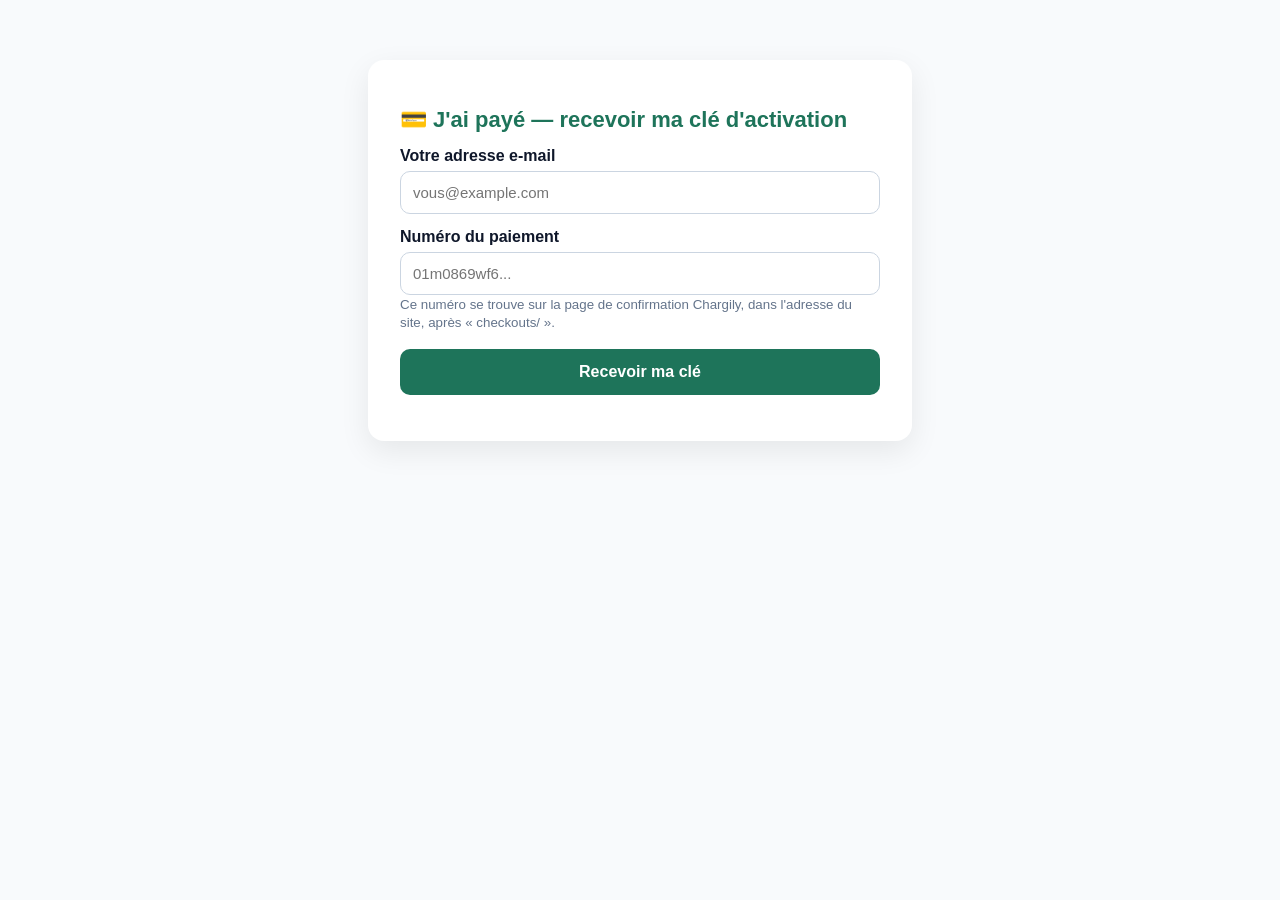
<file: static/claim.html>
<!doctype html>
<html lang="fr"><head><meta charset="utf-8"><meta name="viewport" content="width=device-width, initial-scale=1">
<title>SiraPro — Recevoir ma clé</title>
<style>body{font-family:Segoe UI,Arial;margin:0;background:#f8fafc;color:#0f172a}
.card{max-width:480px;margin:60px auto;background:#fff;border-radius:16px;padding:32px;box-shadow:0 10px 30px rgba(0,0,0,.08)}
h1{font-size:22px;color:#1e745a}label{display:block;margin:14px 0 6px;font-weight:600}
input{width:100%;padding:12px;border:1px solid #cbd5e1;border-radius:10px;font-size:15px;box-sizing:border-box}
button{margin-top:18px;width:100%;padding:14px;background:#1e745a;color:#fff;border:0;border-radius:10px;font-size:16px;font-weight:700;cursor:pointer}
.msg{margin-top:14px;font-weight:600}.ok{color:#1e745a}.err{color:#dc2626}small{color:#64748b}</style>
<!-- Meta Pixel Code (PIXEL:injected) -->
<script>
!function(f,b,e,v,n,t,s)
{if(f.fbq)return;n=f._fbq=f._fbq||[];n.callMethod?
n.callMethod.apply(n,arguments):n.queue.push(arguments)};
if(!f._fbq)f._fbq=n;
n.push=n;n.loaded=!0;n.version='2.0';n.queue=[];t=b.createElement(e);t.async=!0;
t.src=v;s=b.getElementsByTagName(e)[0];s.parentNode.insertBefore(t,s)}
(window,document,'script','https://connect.facebook.net/en_US/fbevents.js');
fbq('init', '1234567890123456');
fbq('track', 'PageView');
</script>
<!-- End Meta Pixel Code -->
</head>
<body><div class="card">
<h1>💳 J'ai payé — recevoir ma clé d'activation</h1>
<label>Votre adresse e-mail</label>
<input id="email" type="email" placeholder="vous@example.com">
<label>Numéro du paiement</label>
<input id="cid" placeholder="01m0869wf6...">
<small>Ce numéro se trouve sur la page de confirmation Chargily, dans l'adresse du site, après « checkouts/ ».</small>
<button onclick="claim()">Recevoir ma clé</button>
<div id="msg" class="msg"></div>
</div>
<script>
async function claim(){
  const msg=document.getElementById('msg');
  msg.textContent='Envoi...';msg.className='msg';
  try{
    const r=await fetch('/api/claim_license',{method:'POST',headers:{'Content-Type':'application/json'},
      body:JSON.stringify({email:document.getElementById('email').value,checkout_id:document.getElementById('cid').value.trim()})});
    const j=await r.json();
    if(r.ok){msg.textContent='✅ Votre clé a été envoyée par e-mail ! (vérifiez les spams)';msg.className='msg ok';if(window.fbq){fbq('track','Lead');fbq('track','Purchase',{currency:'DZD'});}}
    else{msg.textContent='❌ '+(j.error==='payment_not_found'?'Paiement introuvable. Vérifiez le numéro ou contactez-nous.':'Erreur : '+j.error);msg.className='msg err';}
  }catch(e){msg.textContent='❌ Erreur réseau : '+e;msg.className='msg err';}
}
</script></body></html>
</file>
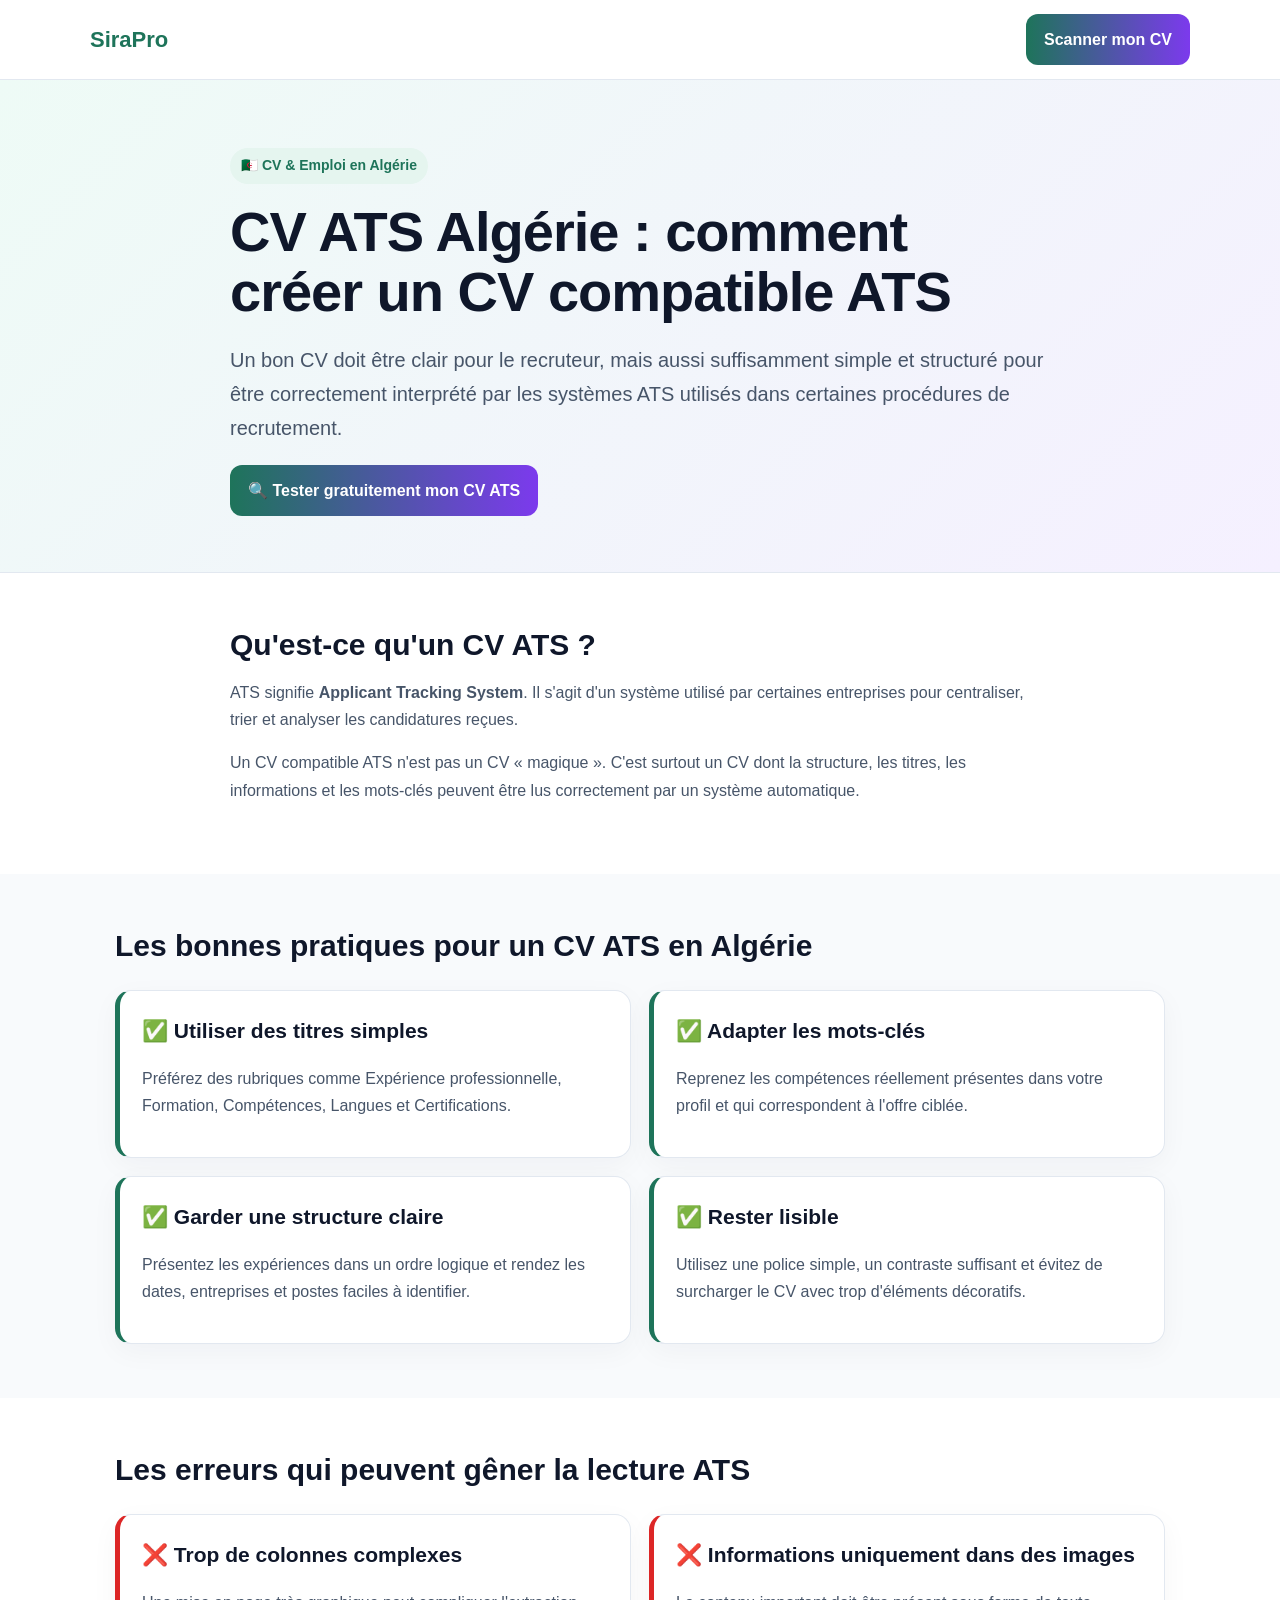
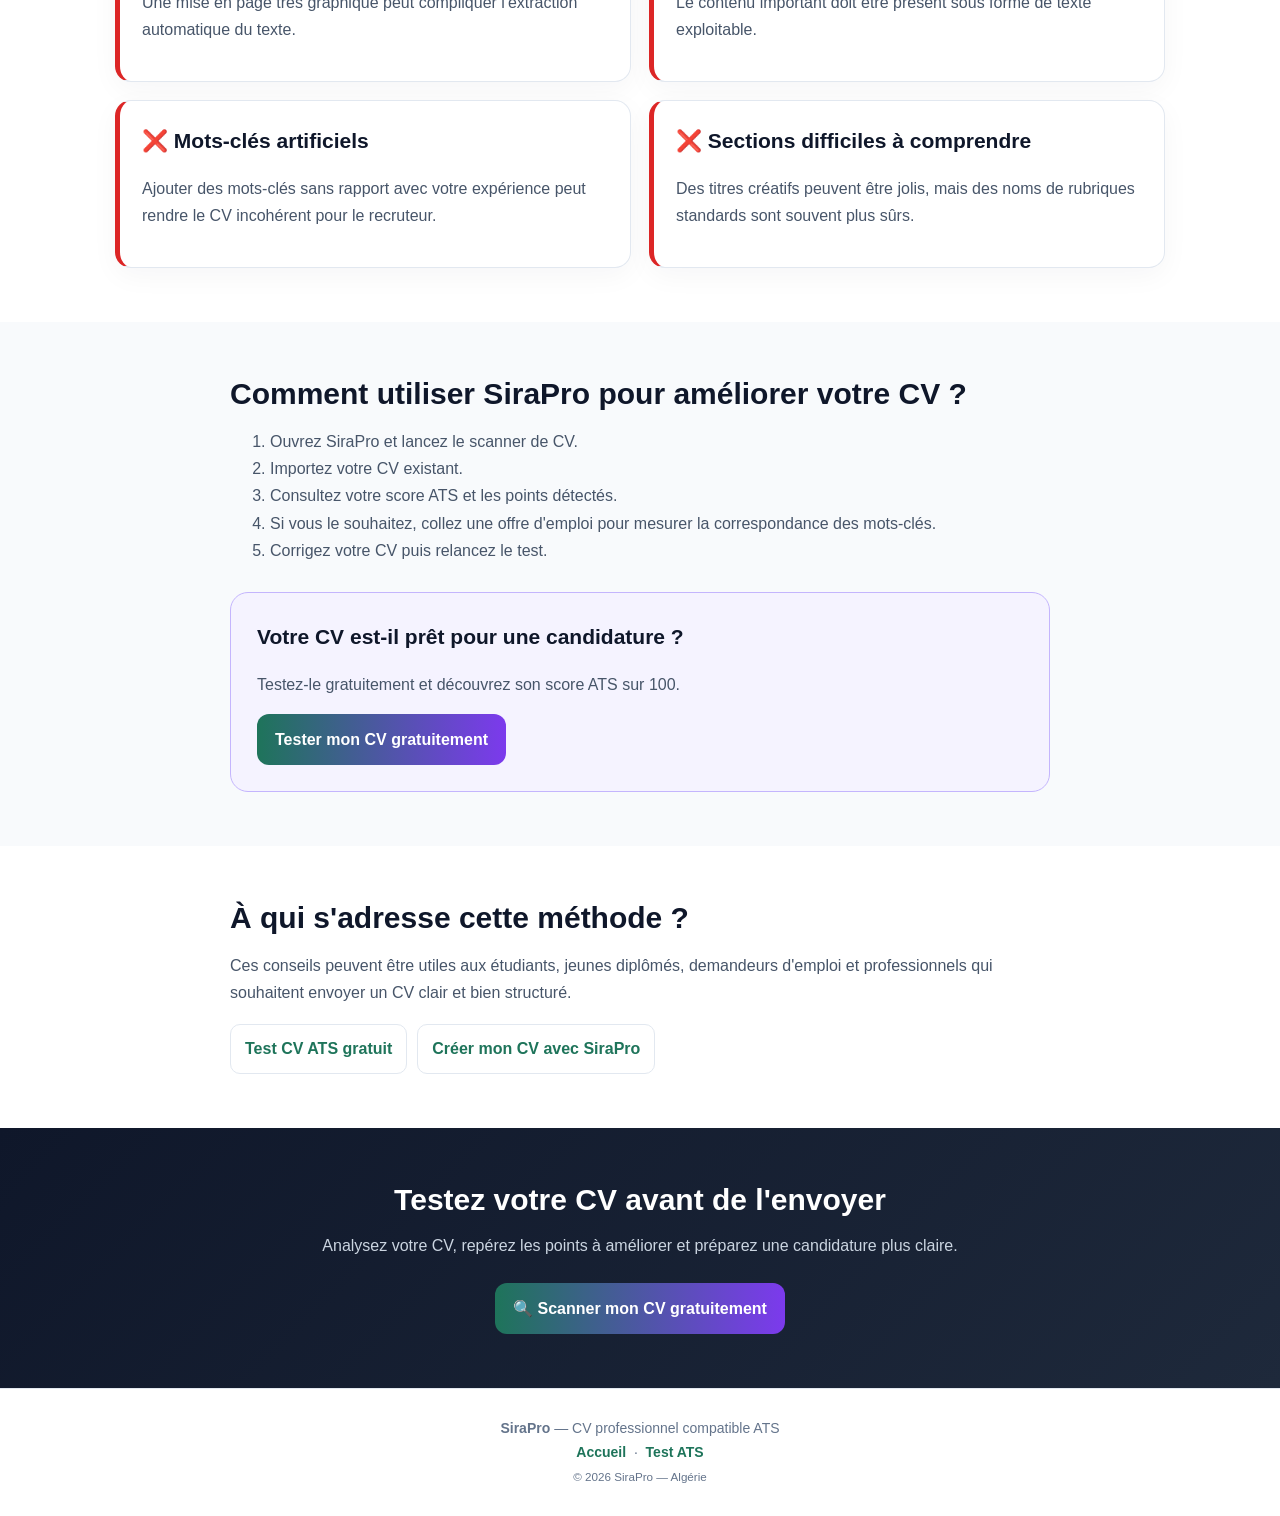
<file: static/cv-ats-algerie.html>
<!doctype html>
<html lang="fr" dir="ltr">
<head>
  <meta charset="utf-8">
  <meta name="viewport" content="width=device-width,initial-scale=1">

  <title>CV ATS Algérie : Créer un CV Compatible ATS | SiraPro</title>
  <meta name="description" content="Découvrez comment créer un CV compatible ATS en Algérie. Conseils pratiques, erreurs à éviter et accès au test CV ATS gratuit de SiraPro.">
  <meta name="robots" content="index,follow,max-image-preview:large">
  <link rel="canonical" href="https://sirapro.onrender.com/cv-ats-algerie.html">

  <meta property="og:type" content="article">
  <meta property="og:locale" content="fr_DZ">
  <meta property="og:site_name" content="SiraPro">
  <meta property="og:title" content="CV ATS Algérie : Créer un CV Compatible ATS | SiraPro">
  <meta property="og:description" content="Conseils pratiques pour créer un CV clair, lisible et compatible ATS en Algérie.">
  <meta property="og:url" content="https://sirapro.onrender.com/cv-ats-algerie.html">

  <meta name="twitter:card" content="summary">
  <meta name="twitter:title" content="CV ATS Algérie | SiraPro">
  <meta name="twitter:description" content="Créez un CV plus lisible pour les systèmes ATS et testez gratuitement votre score.">

  <script type="application/ld+json">
  {
    "@context": "https://schema.org",
    "@type": "Article",
    "headline": "CV ATS Algérie : comment créer un CV compatible ATS",
    "description": "Conseils pratiques pour créer un CV compatible ATS en Algérie.",
    "inLanguage": "fr-DZ",
    "mainEntityOfPage": "https://sirapro.onrender.com/cv-ats-algerie.html",
    "publisher": {
      "@type": "Organization",
      "name": "SiraPro",
      "url": "https://sirapro.onrender.com/"
    }
  }
  </script>

  <style>
    :root{
      --green:#1e745a;
      --purple:#7c3aed;
      --ink:#0f172a;
      --muted:#64748b;
      --line:#e2e8f0;
      --soft:#f8fafc;
      --white:#fff;
    }
    *{box-sizing:border-box}
    body{
      margin:0;
      font-family:Arial,Helvetica,sans-serif;
      color:var(--ink);
      background:#fff;
      line-height:1.7;
    }
    a{text-decoration:none}
    .topbar{
      position:sticky;top:0;z-index:20;
      display:flex;justify-content:space-between;align-items:center;gap:16px;
      padding:14px max(18px,calc((100% - 1100px)/2));
      background:rgba(255,255,255,.96);
      border-bottom:1px solid var(--line);
      backdrop-filter:blur(8px);
    }
    .brand{font-size:22px;font-weight:900;color:var(--green)}
    .btn{
      display:inline-block;
      padding:12px 18px;
      border-radius:12px;
      color:#fff;
      font-weight:800;
      background:linear-gradient(90deg,var(--green),var(--purple));
    }
    .hero{
      padding:68px 20px 56px;
      background:linear-gradient(135deg,#eefbf6 0%,#f5f0ff 100%);
      border-bottom:1px solid var(--line);
    }
    .wrap{max-width:1050px;margin:0 auto}
    .content{max-width:820px}
    .badge{
      display:inline-block;
      padding:6px 11px;
      border-radius:999px;
      background:#e5f5ef;
      color:var(--green);
      font-weight:800;
      font-size:14px;
    }
    h1{
      font-size:clamp(34px,6vw,56px);
      line-height:1.08;
      margin:18px 0;
      letter-spacing:-1px;
    }
    h2{font-size:30px;line-height:1.2;margin:0 0 14px}
    h3{font-size:21px;margin:0 0 8px}
    .lead{font-size:20px;color:#334155}
    section{padding:54px 20px}
    .alt{background:var(--soft)}
    .cards{
      display:grid;
      grid-template-columns:repeat(2,1fr);
      gap:18px;
      margin-top:26px;
    }
    .card{
      padding:22px;
      border:1px solid var(--line);
      border-radius:16px;
      background:#fff;
      box-shadow:0 8px 28px rgba(15,23,42,.04);
    }
    .card p,.content p,.content li{color:#475569}
    .good{border-left:5px solid var(--green)}
    .bad{border-left:5px solid #dc2626}
    ul{padding-left:22px}
    .cta-box{
      border:1px solid #c4b5fd;
      background:#f5f3ff;
      border-radius:18px;
      padding:26px;
      margin-top:28px;
    }
    .related{
      display:flex;
      flex-wrap:wrap;
      gap:10px;
      margin-top:18px;
    }
    .related a{
      padding:10px 14px;
      border:1px solid var(--line);
      border-radius:10px;
      color:var(--green);
      font-weight:700;
      background:#fff;
    }
    .final{
      text-align:center;
      color:#fff;
      background:linear-gradient(135deg,#0f172a,#1e293b);
    }
    .final p{color:#cbd5e1;max-width:700px;margin:0 auto 24px}
    footer{
      text-align:center;
      padding:28px 20px;
      color:#64748b;
      border-top:1px solid var(--line);
      font-size:14px;
    }
    footer a{color:var(--green);font-weight:700}
    @media(max-width:760px){
      .cards{grid-template-columns:1fr}
      .topbar{padding-left:14px;padding-right:14px}
      section{padding:44px 18px}
      .hero{padding:54px 18px 46px}
    }
  </style>
</head>
<body>

  <header class="topbar">
    <a class="brand" href="https://sirapro.onrender.com/">SiraPro</a>
    <a class="btn" href="https://sirapro.onrender.com/">Scanner mon CV</a>
  </header>

  <main>
    <section class="hero">
      <div class="wrap content">
        <span class="badge">🇩🇿 CV & Emploi en Algérie</span>
        <h1>CV ATS Algérie : comment créer un CV compatible ATS</h1>
        <p class="lead">
          Un bon CV doit être clair pour le recruteur, mais aussi suffisamment simple et structuré
          pour être correctement interprété par les systèmes ATS utilisés dans certaines procédures de recrutement.
        </p>
        <a class="btn" href="https://sirapro.onrender.com/">🔍 Tester gratuitement mon CV ATS</a>
      </div>
    </section>

    <section>
      <div class="wrap content">
        <h2>Qu'est-ce qu'un CV ATS ?</h2>
        <p>
          ATS signifie <strong>Applicant Tracking System</strong>. Il s'agit d'un système utilisé par certaines entreprises
          pour centraliser, trier et analyser les candidatures reçues.
        </p>
        <p>
          Un CV compatible ATS n'est pas un CV « magique ». C'est surtout un CV dont la structure,
          les titres, les informations et les mots-clés peuvent être lus correctement par un système automatique.
        </p>
      </div>
    </section>

    <section class="alt">
      <div class="wrap">
        <h2>Les bonnes pratiques pour un CV ATS en Algérie</h2>
        <div class="cards">
          <article class="card good">
            <h3>✅ Utiliser des titres simples</h3>
            <p>Préférez des rubriques comme Expérience professionnelle, Formation, Compétences, Langues et Certifications.</p>
          </article>
          <article class="card good">
            <h3>✅ Adapter les mots-clés</h3>
            <p>Reprenez les compétences réellement présentes dans votre profil et qui correspondent à l'offre ciblée.</p>
          </article>
          <article class="card good">
            <h3>✅ Garder une structure claire</h3>
            <p>Présentez les expériences dans un ordre logique et rendez les dates, entreprises et postes faciles à identifier.</p>
          </article>
          <article class="card good">
            <h3>✅ Rester lisible</h3>
            <p>Utilisez une police simple, un contraste suffisant et évitez de surcharger le CV avec trop d'éléments décoratifs.</p>
          </article>
        </div>
      </div>
    </section>

    <section>
      <div class="wrap">
        <h2>Les erreurs qui peuvent gêner la lecture ATS</h2>
        <div class="cards">
          <article class="card bad">
            <h3>❌ Trop de colonnes complexes</h3>
            <p>Une mise en page très graphique peut compliquer l'extraction automatique du texte.</p>
          </article>
          <article class="card bad">
            <h3>❌ Informations uniquement dans des images</h3>
            <p>Le contenu important doit être présent sous forme de texte exploitable.</p>
          </article>
          <article class="card bad">
            <h3>❌ Mots-clés artificiels</h3>
            <p>Ajouter des mots-clés sans rapport avec votre expérience peut rendre le CV incohérent pour le recruteur.</p>
          </article>
          <article class="card bad">
            <h3>❌ Sections difficiles à comprendre</h3>
            <p>Des titres créatifs peuvent être jolis, mais des noms de rubriques standards sont souvent plus sûrs.</p>
          </article>
        </div>
      </div>
    </section>

    <section class="alt">
      <div class="wrap content">
        <h2>Comment utiliser SiraPro pour améliorer votre CV ?</h2>
        <ol>
          <li>Ouvrez SiraPro et lancez le scanner de CV.</li>
          <li>Importez votre CV existant.</li>
          <li>Consultez votre score ATS et les points détectés.</li>
          <li>Si vous le souhaitez, collez une offre d'emploi pour mesurer la correspondance des mots-clés.</li>
          <li>Corrigez votre CV puis relancez le test.</li>
        </ol>

        <div class="cta-box">
          <h3>Votre CV est-il prêt pour une candidature ?</h3>
          <p>Testez-le gratuitement et découvrez son score ATS sur 100.</p>
          <a class="btn" href="https://sirapro.onrender.com/">Tester mon CV gratuitement</a>
        </div>
      </div>
    </section>

    <section>
      <div class="wrap content">
        <h2>À qui s'adresse cette méthode ?</h2>
        <p>
          Ces conseils peuvent être utiles aux étudiants, jeunes diplômés, demandeurs d'emploi
          et professionnels qui souhaitent envoyer un CV clair et bien structuré.
        </p>

        <div class="related">
          <a href="https://sirapro.onrender.com/test-cv-ats-gratuit.html">Test CV ATS gratuit</a>
          <a href="https://sirapro.onrender.com/">Créer mon CV avec SiraPro</a>
        </div>
      </div>
    </section>

    <section class="final">
      <div class="wrap">
        <h2>Testez votre CV avant de l'envoyer</h2>
        <p>
          Analysez votre CV, repérez les points à améliorer et préparez une candidature plus claire.
        </p>
        <a class="btn" href="https://sirapro.onrender.com/">🔍 Scanner mon CV gratuitement</a>
      </div>
    </section>
  </main>

  <footer>
    <strong>SiraPro</strong> — CV professionnel compatible ATS<br>
    <a href="https://sirapro.onrender.com/">Accueil</a>
    &nbsp;·&nbsp;
    <a href="https://sirapro.onrender.com/test-cv-ats-gratuit.html">Test ATS</a>
    <br><small>© 2026 SiraPro — Algérie</small>
  </footer>

</body>
</html>
</file>
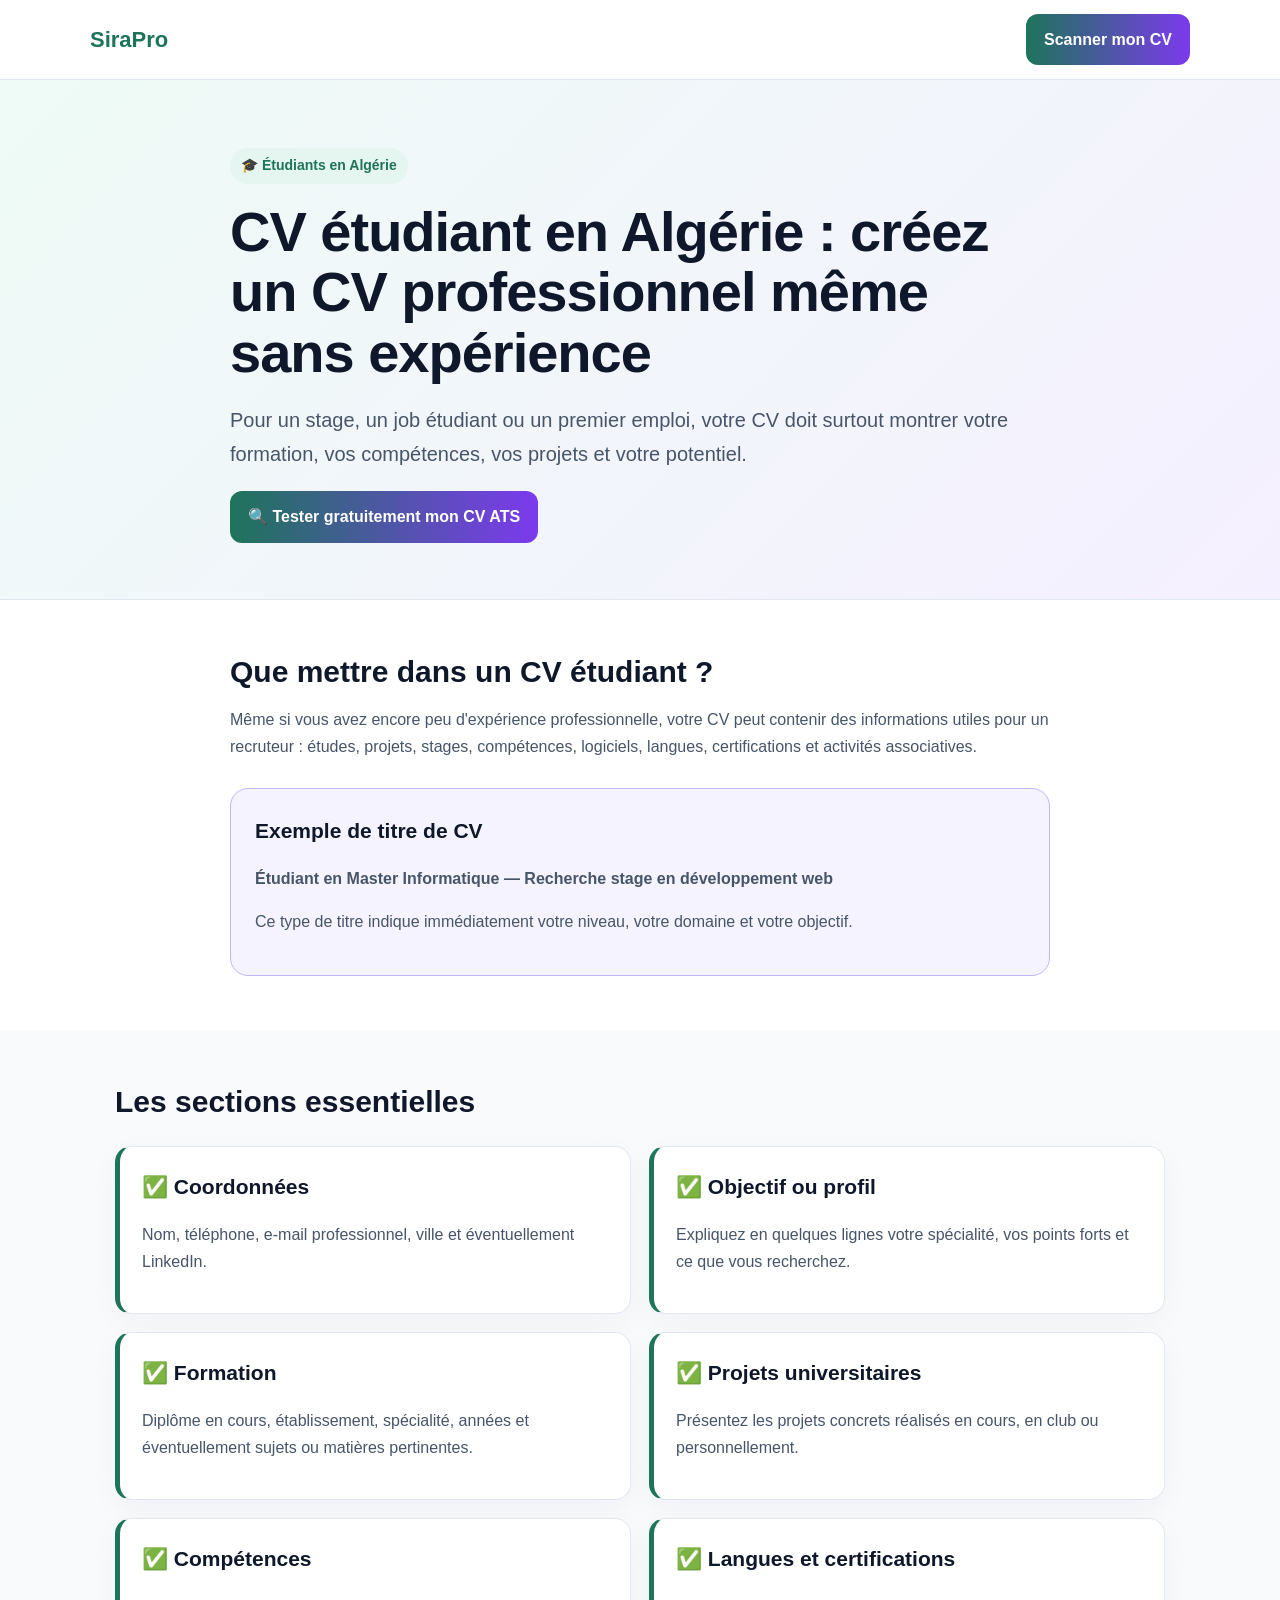
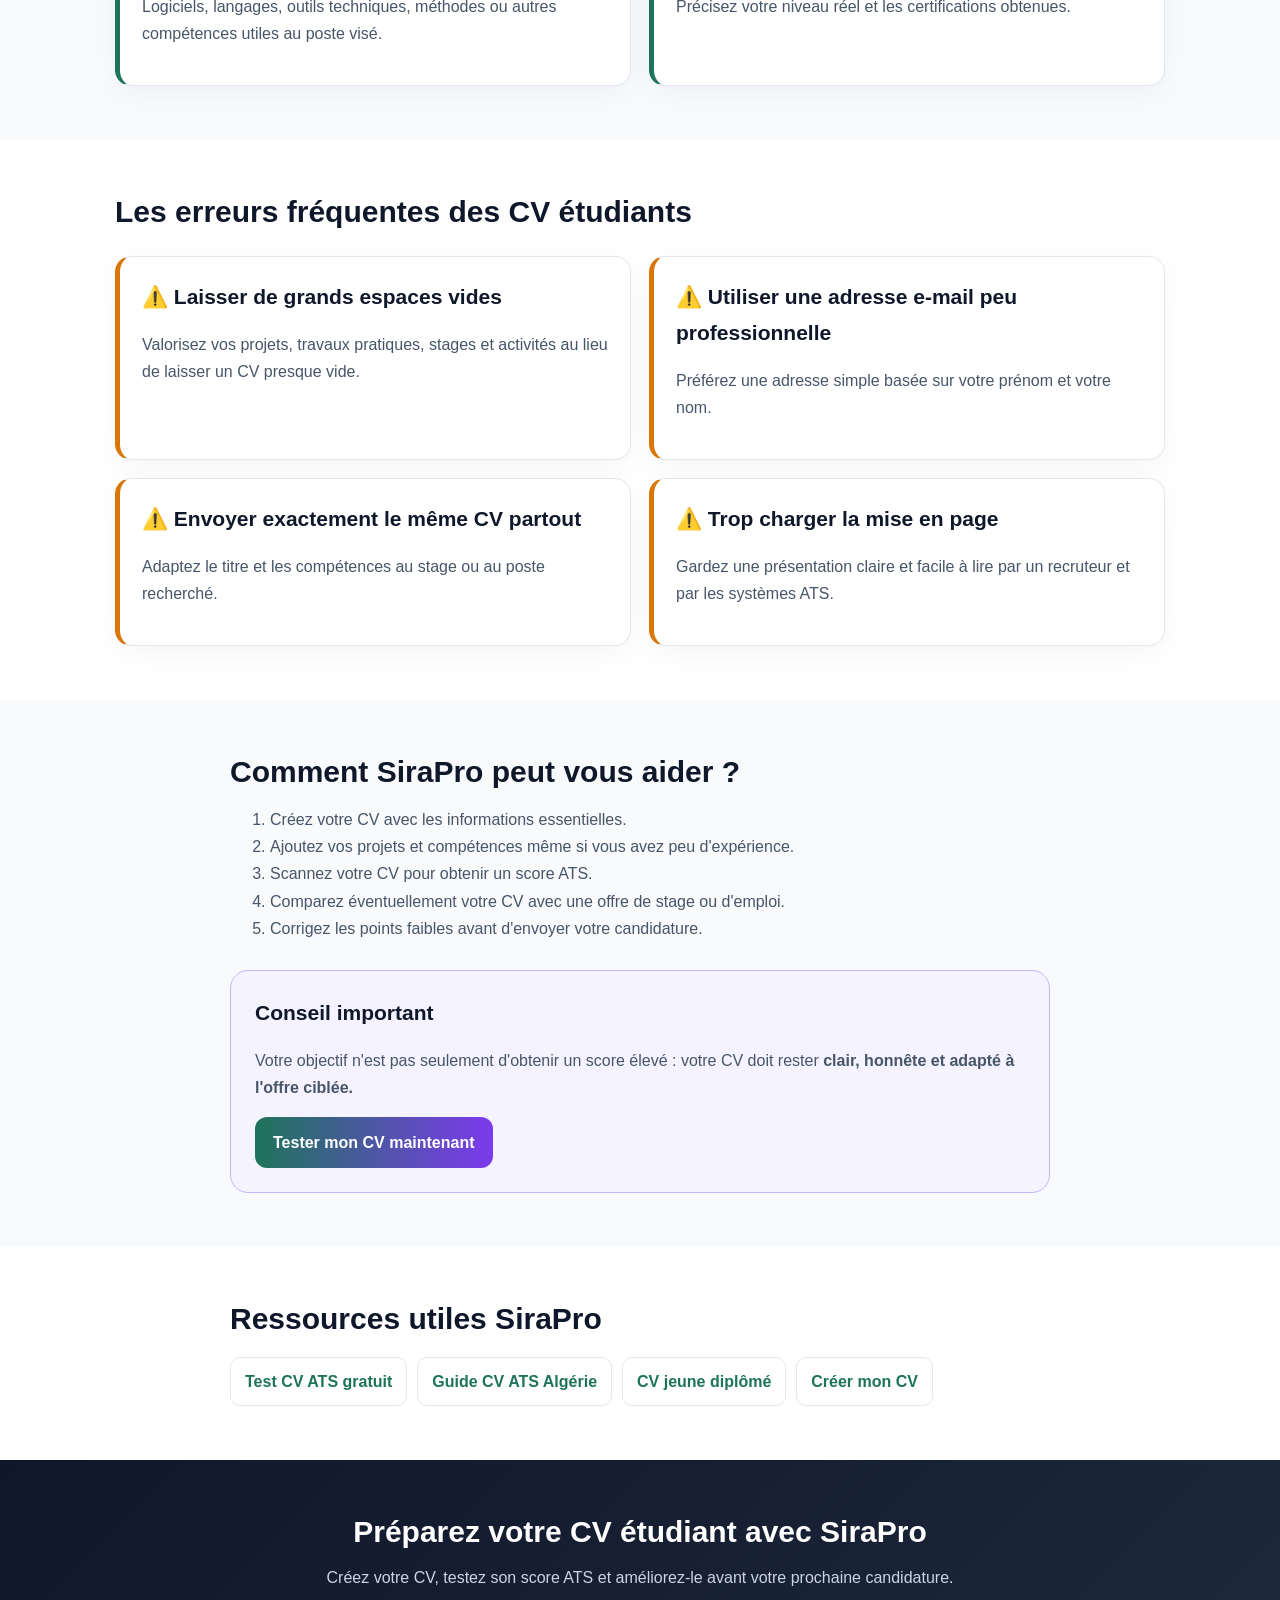
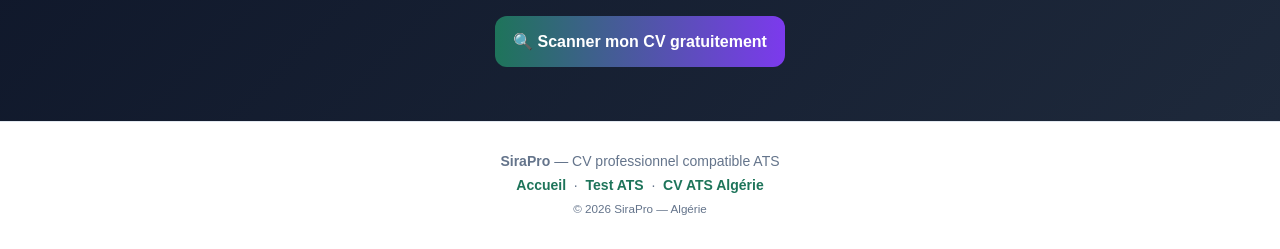
<file: static/cv-etudiant-algerie.html>
<!doctype html>
<html lang="fr" dir="ltr">
<head>
  <meta charset="utf-8">
  <meta name="viewport" content="width=device-width,initial-scale=1">

  <title>CV Étudiant Algérie : Exemple, Conseils et ATS | SiraPro</title>
  <meta name="description" content="Étudiant en Algérie ? Découvrez comment créer un CV professionnel pour un stage, un job étudiant ou un premier emploi, et testez gratuitement votre score ATS avec SiraPro.">
  <meta name="robots" content="index,follow,max-image-preview:large">
  <link rel="canonical" href="https://sirapro.onrender.com/cv-etudiant-algerie.html">

  <meta property="og:type" content="article">
  <meta property="og:locale" content="fr_DZ">
  <meta property="og:site_name" content="SiraPro">
  <meta property="og:title" content="CV Étudiant Algérie : Exemple et Conseils ATS | SiraPro">
  <meta property="og:description" content="Créez un CV étudiant clair pour un stage, un job étudiant ou un premier emploi et testez votre score ATS.">
  <meta property="og:url" content="https://sirapro.onrender.com/cv-etudiant-algerie.html">

  <script type="application/ld+json">
  {
    "@context": "https://schema.org",
    "@type": "Article",
    "headline": "CV étudiant en Algérie : comment créer un CV professionnel",
    "description": "Conseils pratiques pour les étudiants algériens souhaitant créer un CV pour un stage, un job étudiant ou un premier emploi.",
    "inLanguage": "fr-DZ",
    "mainEntityOfPage": "https://sirapro.onrender.com/cv-etudiant-algerie.html",
    "publisher": {
      "@type": "Organization",
      "name": "SiraPro",
      "url": "https://sirapro.onrender.com/"
    }
  }
  </script>

  <style>
    :root{
      --green:#1e745a;
      --purple:#7c3aed;
      --ink:#0f172a;
      --muted:#64748b;
      --line:#e2e8f0;
      --soft:#f8fafc;
    }
    *{box-sizing:border-box}
    body{
      margin:0;
      font-family:Arial,Helvetica,sans-serif;
      color:var(--ink);
      background:#fff;
      line-height:1.7;
    }
    a{text-decoration:none}
    .topbar{
      position:sticky;top:0;z-index:20;
      display:flex;justify-content:space-between;align-items:center;gap:16px;
      padding:14px max(18px,calc((100% - 1100px)/2));
      background:rgba(255,255,255,.96);
      border-bottom:1px solid var(--line);
      backdrop-filter:blur(8px);
    }
    .brand{font-size:22px;font-weight:900;color:var(--green)}
    .btn{
      display:inline-block;padding:12px 18px;border-radius:12px;color:#fff;font-weight:800;
      background:linear-gradient(90deg,var(--green),var(--purple));
    }
    .hero{
      padding:68px 20px 56px;
      background:linear-gradient(135deg,#eefbf6 0%,#f5f0ff 100%);
      border-bottom:1px solid var(--line);
    }
    .wrap{max-width:1050px;margin:0 auto}
    .content{max-width:820px}
    .badge{
      display:inline-block;padding:6px 11px;border-radius:999px;background:#e5f5ef;
      color:var(--green);font-weight:800;font-size:14px;
    }
    h1{font-size:clamp(34px,6vw,56px);line-height:1.08;margin:18px 0;letter-spacing:-1px}
    h2{font-size:30px;line-height:1.2;margin:0 0 14px}
    h3{font-size:21px;margin:0 0 8px}
    .lead{font-size:20px;color:#334155}
    section{padding:54px 20px}
    .alt{background:var(--soft)}
    .cards{display:grid;grid-template-columns:repeat(2,1fr);gap:18px;margin-top:26px}
    .card{
      padding:22px;border:1px solid var(--line);border-radius:16px;background:#fff;
      box-shadow:0 8px 28px rgba(15,23,42,.04);
    }
    .card p,.content p,.content li{color:#475569}
    .check{border-left:5px solid var(--green)}
    .warn{border-left:5px solid #d97706}
    .example{
      margin-top:28px;padding:24px;border-radius:18px;border:1px solid #c4b5fd;background:#f5f3ff;
    }
    .related{display:flex;flex-wrap:wrap;gap:10px;margin-top:20px}
    .related a{
      padding:10px 14px;border:1px solid var(--line);border-radius:10px;color:var(--green);
      font-weight:700;background:#fff;
    }
    .final{text-align:center;color:#fff;background:linear-gradient(135deg,#0f172a,#1e293b)}
    .final p{color:#cbd5e1;max-width:700px;margin:0 auto 24px}
    footer{text-align:center;padding:28px 20px;color:#64748b;border-top:1px solid var(--line);font-size:14px}
    footer a{color:var(--green);font-weight:700}
    @media(max-width:760px){
      .cards{grid-template-columns:1fr}
      .topbar{padding-left:14px;padding-right:14px}
      section{padding:44px 18px}
      .hero{padding:54px 18px 46px}
    }
  </style>
</head>
<body>

<header class="topbar">
  <a class="brand" href="https://sirapro.onrender.com/">SiraPro</a>
  <a class="btn" href="https://sirapro.onrender.com/">Scanner mon CV</a>
</header>

<main>
  <section class="hero">
    <div class="wrap content">
      <span class="badge">🎓 Étudiants en Algérie</span>
      <h1>CV étudiant en Algérie : créez un CV professionnel même sans expérience</h1>
      <p class="lead">
        Pour un stage, un job étudiant ou un premier emploi, votre CV doit surtout montrer
        votre formation, vos compétences, vos projets et votre potentiel.
      </p>
      <a class="btn" href="https://sirapro.onrender.com/">🔍 Tester gratuitement mon CV ATS</a>
    </div>
  </section>

  <section>
    <div class="wrap content">
      <h2>Que mettre dans un CV étudiant ?</h2>
      <p>
        Même si vous avez encore peu d'expérience professionnelle, votre CV peut contenir
        des informations utiles pour un recruteur : études, projets, stages, compétences,
        logiciels, langues, certifications et activités associatives.
      </p>

      <div class="example">
        <h3>Exemple de titre de CV</h3>
        <p><strong>Étudiant en Master Informatique — Recherche stage en développement web</strong></p>
        <p>
          Ce type de titre indique immédiatement votre niveau, votre domaine et votre objectif.
        </p>
      </div>
    </div>
  </section>

  <section class="alt">
    <div class="wrap">
      <h2>Les sections essentielles</h2>
      <div class="cards">
        <article class="card check">
          <h3>✅ Coordonnées</h3>
          <p>Nom, téléphone, e-mail professionnel, ville et éventuellement LinkedIn.</p>
        </article>
        <article class="card check">
          <h3>✅ Objectif ou profil</h3>
          <p>Expliquez en quelques lignes votre spécialité, vos points forts et ce que vous recherchez.</p>
        </article>
        <article class="card check">
          <h3>✅ Formation</h3>
          <p>Diplôme en cours, établissement, spécialité, années et éventuellement sujets ou matières pertinentes.</p>
        </article>
        <article class="card check">
          <h3>✅ Projets universitaires</h3>
          <p>Présentez les projets concrets réalisés en cours, en club ou personnellement.</p>
        </article>
        <article class="card check">
          <h3>✅ Compétences</h3>
          <p>Logiciels, langages, outils techniques, méthodes ou autres compétences utiles au poste visé.</p>
        </article>
        <article class="card check">
          <h3>✅ Langues et certifications</h3>
          <p>Précisez votre niveau réel et les certifications obtenues.</p>
        </article>
      </div>
    </div>
  </section>

  <section>
    <div class="wrap">
      <h2>Les erreurs fréquentes des CV étudiants</h2>
      <div class="cards">
        <article class="card warn">
          <h3>⚠️ Laisser de grands espaces vides</h3>
          <p>Valorisez vos projets, travaux pratiques, stages et activités au lieu de laisser un CV presque vide.</p>
        </article>
        <article class="card warn">
          <h3>⚠️ Utiliser une adresse e-mail peu professionnelle</h3>
          <p>Préférez une adresse simple basée sur votre prénom et votre nom.</p>
        </article>
        <article class="card warn">
          <h3>⚠️ Envoyer exactement le même CV partout</h3>
          <p>Adaptez le titre et les compétences au stage ou au poste recherché.</p>
        </article>
        <article class="card warn">
          <h3>⚠️ Trop charger la mise en page</h3>
          <p>Gardez une présentation claire et facile à lire par un recruteur et par les systèmes ATS.</p>
        </article>
      </div>
    </div>
  </section>

  <section class="alt">
    <div class="wrap content">
      <h2>Comment SiraPro peut vous aider ?</h2>
      <ol>
        <li>Créez votre CV avec les informations essentielles.</li>
        <li>Ajoutez vos projets et compétences même si vous avez peu d'expérience.</li>
        <li>Scannez votre CV pour obtenir un score ATS.</li>
        <li>Comparez éventuellement votre CV avec une offre de stage ou d'emploi.</li>
        <li>Corrigez les points faibles avant d'envoyer votre candidature.</li>
      </ol>

      <div class="example">
        <h3>Conseil important</h3>
        <p>
          Votre objectif n'est pas seulement d'obtenir un score élevé : votre CV doit rester
          <strong>clair, honnête et adapté à l'offre ciblée.</strong>
        </p>
        <a class="btn" href="https://sirapro.onrender.com/">Tester mon CV maintenant</a>
      </div>
    </div>
  </section>

  <section>
    <div class="wrap content">
      <h2>Ressources utiles SiraPro</h2>
      <div class="related">
        <a href="https://sirapro.onrender.com/test-cv-ats-gratuit.html">Test CV ATS gratuit</a>
        <a href="https://sirapro.onrender.com/cv-ats-algerie.html">Guide CV ATS Algérie</a>
        <a href="https://sirapro.onrender.com/cv-jeune-diplome-algerie.html">CV jeune diplômé</a>
        <a href="https://sirapro.onrender.com/">Créer mon CV</a>
      </div>
    </div>
  </section>

  <section class="final">
    <div class="wrap">
      <h2>Préparez votre CV étudiant avec SiraPro</h2>
      <p>
        Créez votre CV, testez son score ATS et améliorez-le avant votre prochaine candidature.
      </p>
      <a class="btn" href="https://sirapro.onrender.com/">🔍 Scanner mon CV gratuitement</a>
    </div>
  </section>
</main>

<footer>
  <strong>SiraPro</strong> — CV professionnel compatible ATS<br>
  <a href="https://sirapro.onrender.com/">Accueil</a>
  &nbsp;·&nbsp;
  <a href="https://sirapro.onrender.com/test-cv-ats-gratuit.html">Test ATS</a>
  &nbsp;·&nbsp;
  <a href="https://sirapro.onrender.com/cv-ats-algerie.html">CV ATS Algérie</a>
  <br><small>© 2026 SiraPro — Algérie</small>
</footer>

</body>
</html>
</file>
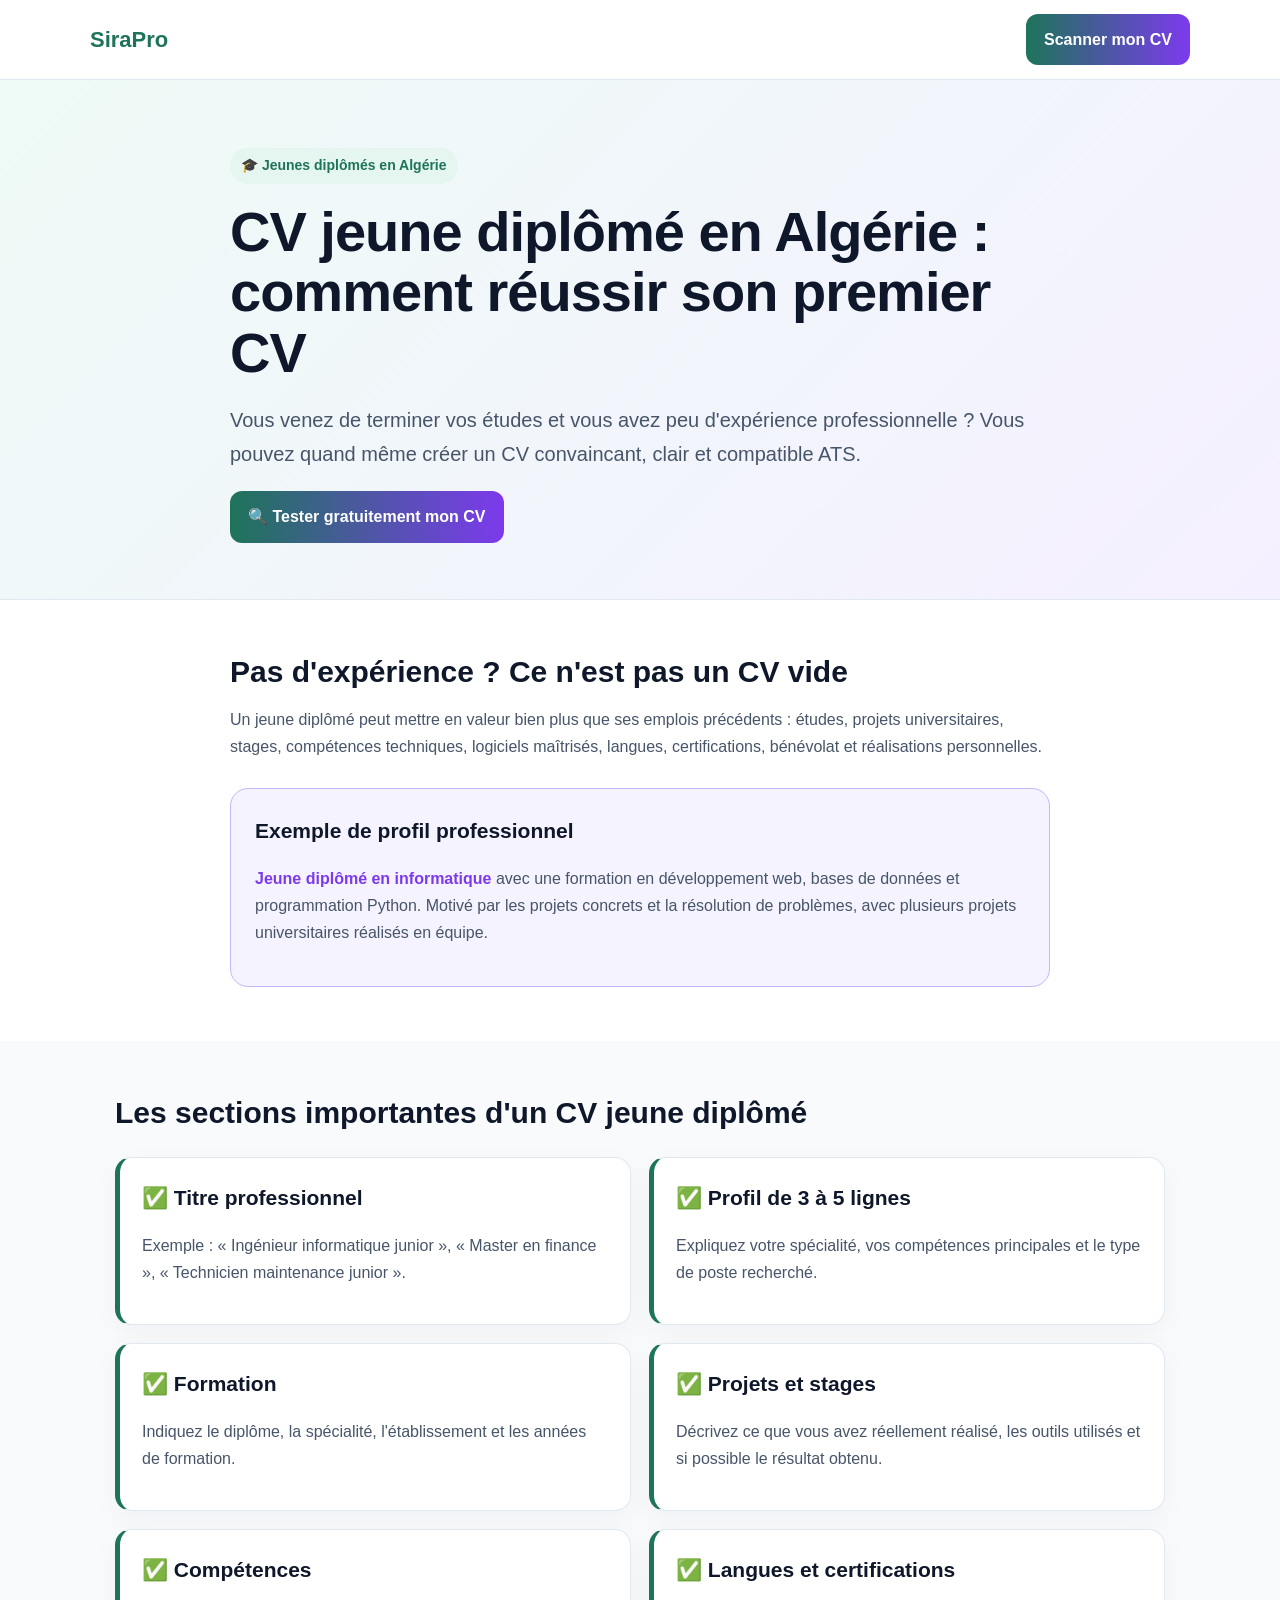
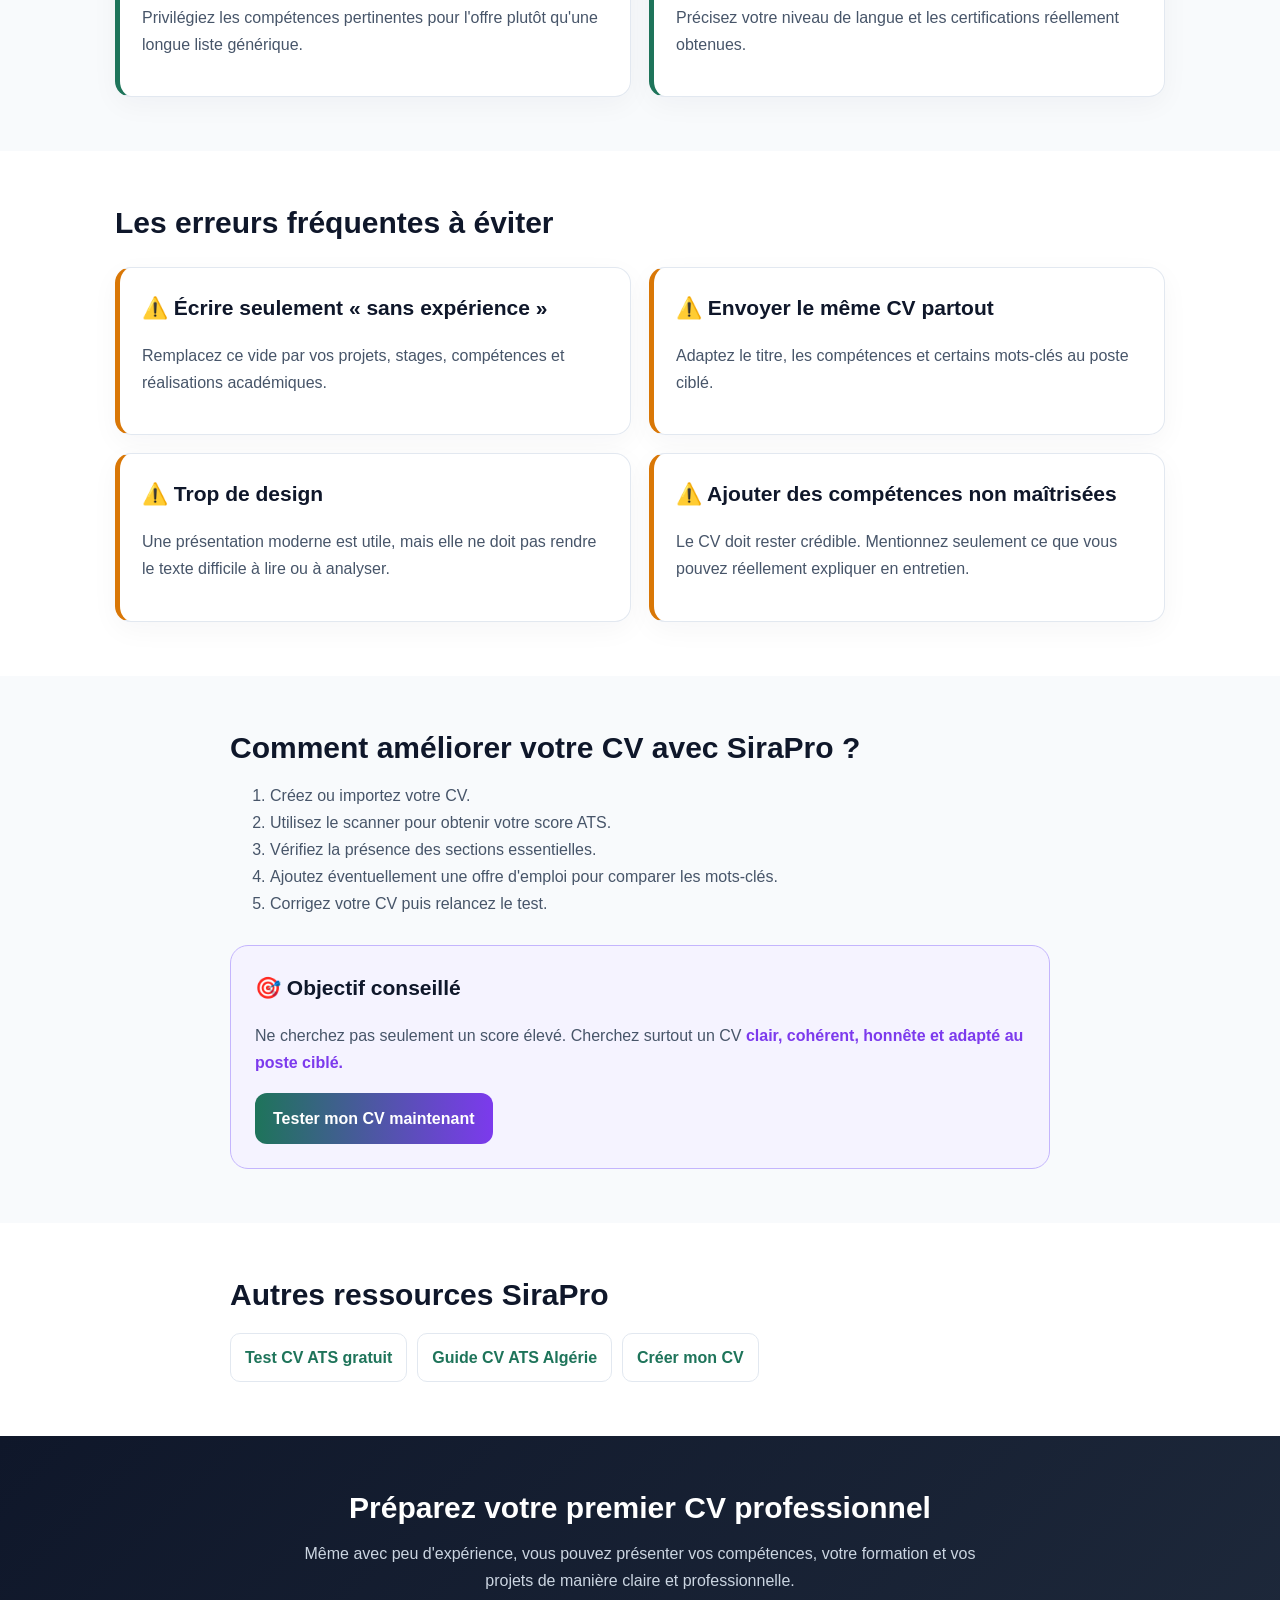
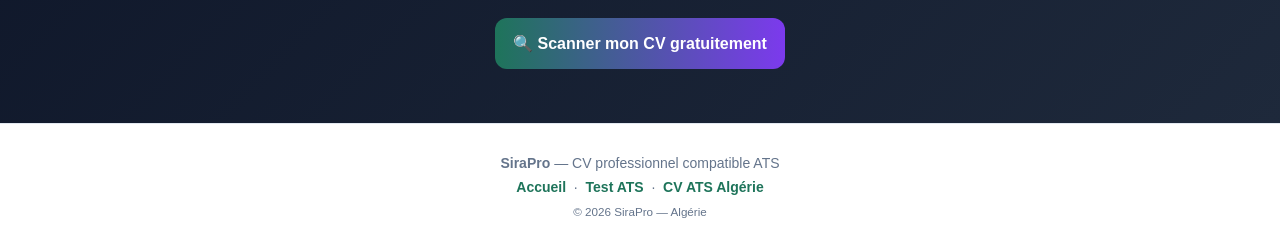
<file: static/cv-jeune-diplome-algerie.html>
<!doctype html>
<html lang="fr" dir="ltr">
<head>
  <meta charset="utf-8">
  <meta name="viewport" content="width=device-width,initial-scale=1">

  <title>CV Jeune Diplômé Algérie : Exemple et Conseils ATS | SiraPro</title>
  <meta name="description" content="Jeune diplômé en Algérie ? Découvrez comment créer un CV clair, professionnel et compatible ATS, même sans grande expérience, avec SiraPro.">
  <meta name="robots" content="index,follow,max-image-preview:large">
  <link rel="canonical" href="https://sirapro.onrender.com/cv-jeune-diplome-algerie.html">

  <meta property="og:type" content="article">
  <meta property="og:locale" content="fr_DZ">
  <meta property="og:site_name" content="SiraPro">
  <meta property="og:title" content="CV Jeune Diplômé Algérie | Conseils ATS - SiraPro">
  <meta property="og:description" content="Créez un CV professionnel même sans grande expérience et testez gratuitement votre score ATS.">
  <meta property="og:url" content="https://sirapro.onrender.com/cv-jeune-diplome-algerie.html">

  <meta name="twitter:card" content="summary">
  <meta name="twitter:title" content="CV Jeune Diplômé Algérie | SiraPro">
  <meta name="twitter:description" content="Conseils simples pour créer un CV de jeune diplômé plus clair et compatible ATS.">

  <script type="application/ld+json">
  {
    "@context": "https://schema.org",
    "@type": "Article",
    "headline": "CV jeune diplômé en Algérie : comment créer un bon CV même sans expérience",
    "description": "Conseils pratiques pour les jeunes diplômés algériens souhaitant créer un CV professionnel et compatible ATS.",
    "inLanguage": "fr-DZ",
    "mainEntityOfPage": "https://sirapro.onrender.com/cv-jeune-diplome-algerie.html",
    "publisher": {
      "@type": "Organization",
      "name": "SiraPro",
      "url": "https://sirapro.onrender.com/"
    }
  }
  </script>

  <style>
    :root{
      --green:#1e745a;
      --purple:#7c3aed;
      --ink:#0f172a;
      --muted:#64748b;
      --line:#e2e8f0;
      --soft:#f8fafc;
    }
    *{box-sizing:border-box}
    body{
      margin:0;
      font-family:Arial,Helvetica,sans-serif;
      color:var(--ink);
      background:#fff;
      line-height:1.7;
    }
    a{text-decoration:none}
    .topbar{
      position:sticky;top:0;z-index:20;
      display:flex;justify-content:space-between;align-items:center;gap:16px;
      padding:14px max(18px,calc((100% - 1100px)/2));
      background:rgba(255,255,255,.96);
      border-bottom:1px solid var(--line);
      backdrop-filter:blur(8px);
    }
    .brand{font-size:22px;font-weight:900;color:var(--green)}
    .btn{
      display:inline-block;
      padding:12px 18px;
      border-radius:12px;
      color:#fff;
      font-weight:800;
      background:linear-gradient(90deg,var(--green),var(--purple));
    }
    .hero{
      padding:68px 20px 56px;
      background:linear-gradient(135deg,#eefbf6 0%,#f5f0ff 100%);
      border-bottom:1px solid var(--line);
    }
    .wrap{max-width:1050px;margin:0 auto}
    .content{max-width:820px}
    .badge{
      display:inline-block;
      padding:6px 11px;
      border-radius:999px;
      background:#e5f5ef;
      color:var(--green);
      font-weight:800;
      font-size:14px;
    }
    h1{
      font-size:clamp(34px,6vw,56px);
      line-height:1.08;
      margin:18px 0;
      letter-spacing:-1px;
    }
    h2{font-size:30px;line-height:1.2;margin:0 0 14px}
    h3{font-size:21px;margin:0 0 8px}
    .lead{font-size:20px;color:#334155}
    section{padding:54px 20px}
    .alt{background:var(--soft)}
    .cards{
      display:grid;
      grid-template-columns:repeat(2,1fr);
      gap:18px;
      margin-top:26px;
    }
    .card{
      padding:22px;
      border:1px solid var(--line);
      border-radius:16px;
      background:#fff;
      box-shadow:0 8px 28px rgba(15,23,42,.04);
    }
    .card p,.content p,.content li{color:#475569}
    .example{
      margin-top:28px;
      padding:24px;
      border-radius:18px;
      border:1px solid #c4b5fd;
      background:#f5f3ff;
    }
    .example strong{color:var(--purple)}
    .check{border-left:5px solid var(--green)}
    .warn{border-left:5px solid #d97706}
    .related{
      display:flex;
      flex-wrap:wrap;
      gap:10px;
      margin-top:20px;
    }
    .related a{
      padding:10px 14px;
      border:1px solid var(--line);
      border-radius:10px;
      color:var(--green);
      font-weight:700;
      background:#fff;
    }
    .final{
      text-align:center;
      color:#fff;
      background:linear-gradient(135deg,#0f172a,#1e293b);
    }
    .final p{color:#cbd5e1;max-width:700px;margin:0 auto 24px}
    footer{
      text-align:center;
      padding:28px 20px;
      color:#64748b;
      border-top:1px solid var(--line);
      font-size:14px;
    }
    footer a{color:var(--green);font-weight:700}
    @media(max-width:760px){
      .cards{grid-template-columns:1fr}
      .topbar{padding-left:14px;padding-right:14px}
      section{padding:44px 18px}
      .hero{padding:54px 18px 46px}
    }
  </style>
</head>
<body>

  <header class="topbar">
    <a class="brand" href="https://sirapro.onrender.com/">SiraPro</a>
    <a class="btn" href="https://sirapro.onrender.com/">Scanner mon CV</a>
  </header>

  <main>
    <section class="hero">
      <div class="wrap content">
        <span class="badge">🎓 Jeunes diplômés en Algérie</span>
        <h1>CV jeune diplômé en Algérie : comment réussir son premier CV</h1>
        <p class="lead">
          Vous venez de terminer vos études et vous avez peu d'expérience professionnelle ?
          Vous pouvez quand même créer un CV convaincant, clair et compatible ATS.
        </p>
        <a class="btn" href="https://sirapro.onrender.com/">🔍 Tester gratuitement mon CV</a>
      </div>
    </section>

    <section>
      <div class="wrap content">
        <h2>Pas d'expérience ? Ce n'est pas un CV vide</h2>
        <p>
          Un jeune diplômé peut mettre en valeur bien plus que ses emplois précédents :
          études, projets universitaires, stages, compétences techniques, logiciels maîtrisés,
          langues, certifications, bénévolat et réalisations personnelles.
        </p>

        <div class="example">
          <h3>Exemple de profil professionnel</h3>
          <p>
            <strong>Jeune diplômé en informatique</strong> avec une formation en développement web,
            bases de données et programmation Python. Motivé par les projets concrets et la résolution
            de problèmes, avec plusieurs projets universitaires réalisés en équipe.
          </p>
        </div>
      </div>
    </section>

    <section class="alt">
      <div class="wrap">
        <h2>Les sections importantes d'un CV jeune diplômé</h2>

        <div class="cards">
          <article class="card check">
            <h3>✅ Titre professionnel</h3>
            <p>Exemple : « Ingénieur informatique junior », « Master en finance », « Technicien maintenance junior ».</p>
          </article>

          <article class="card check">
            <h3>✅ Profil de 3 à 5 lignes</h3>
            <p>Expliquez votre spécialité, vos compétences principales et le type de poste recherché.</p>
          </article>

          <article class="card check">
            <h3>✅ Formation</h3>
            <p>Indiquez le diplôme, la spécialité, l'établissement et les années de formation.</p>
          </article>

          <article class="card check">
            <h3>✅ Projets et stages</h3>
            <p>Décrivez ce que vous avez réellement réalisé, les outils utilisés et si possible le résultat obtenu.</p>
          </article>

          <article class="card check">
            <h3>✅ Compétences</h3>
            <p>Privilégiez les compétences pertinentes pour l'offre plutôt qu'une longue liste générique.</p>
          </article>

          <article class="card check">
            <h3>✅ Langues et certifications</h3>
            <p>Précisez votre niveau de langue et les certifications réellement obtenues.</p>
          </article>
        </div>
      </div>
    </section>

    <section>
      <div class="wrap">
        <h2>Les erreurs fréquentes à éviter</h2>

        <div class="cards">
          <article class="card warn">
            <h3>⚠️ Écrire seulement « sans expérience »</h3>
            <p>Remplacez ce vide par vos projets, stages, compétences et réalisations académiques.</p>
          </article>

          <article class="card warn">
            <h3>⚠️ Envoyer le même CV partout</h3>
            <p>Adaptez le titre, les compétences et certains mots-clés au poste ciblé.</p>
          </article>

          <article class="card warn">
            <h3>⚠️ Trop de design</h3>
            <p>Une présentation moderne est utile, mais elle ne doit pas rendre le texte difficile à lire ou à analyser.</p>
          </article>

          <article class="card warn">
            <h3>⚠️ Ajouter des compétences non maîtrisées</h3>
            <p>Le CV doit rester crédible. Mentionnez seulement ce que vous pouvez réellement expliquer en entretien.</p>
          </article>
        </div>
      </div>
    </section>

    <section class="alt">
      <div class="wrap content">
        <h2>Comment améliorer votre CV avec SiraPro ?</h2>
        <ol>
          <li>Créez ou importez votre CV.</li>
          <li>Utilisez le scanner pour obtenir votre score ATS.</li>
          <li>Vérifiez la présence des sections essentielles.</li>
          <li>Ajoutez éventuellement une offre d'emploi pour comparer les mots-clés.</li>
          <li>Corrigez votre CV puis relancez le test.</li>
        </ol>

        <div class="example">
          <h3>🎯 Objectif conseillé</h3>
          <p>
            Ne cherchez pas seulement un score élevé. Cherchez surtout un CV
            <strong>clair, cohérent, honnête et adapté au poste ciblé.</strong>
          </p>
          <a class="btn" href="https://sirapro.onrender.com/">Tester mon CV maintenant</a>
        </div>
      </div>
    </section>

    <section>
      <div class="wrap content">
        <h2>Autres ressources SiraPro</h2>
        <div class="related">
          <a href="https://sirapro.onrender.com/test-cv-ats-gratuit.html">Test CV ATS gratuit</a>
          <a href="https://sirapro.onrender.com/cv-ats-algerie.html">Guide CV ATS Algérie</a>
          <a href="https://sirapro.onrender.com/">Créer mon CV</a>
        </div>
      </div>
    </section>

    <section class="final">
      <div class="wrap">
        <h2>Préparez votre premier CV professionnel</h2>
        <p>
          Même avec peu d'expérience, vous pouvez présenter vos compétences, votre formation et vos projets de manière claire et professionnelle.
        </p>
        <a class="btn" href="https://sirapro.onrender.com/">🔍 Scanner mon CV gratuitement</a>
      </div>
    </section>
  </main>

  <footer>
    <strong>SiraPro</strong> — CV professionnel compatible ATS<br>
    <a href="https://sirapro.onrender.com/">Accueil</a>
    &nbsp;·&nbsp;
    <a href="https://sirapro.onrender.com/test-cv-ats-gratuit.html">Test ATS</a>
    &nbsp;·&nbsp;
    <a href="https://sirapro.onrender.com/cv-ats-algerie.html">CV ATS Algérie</a>
    <br><small>© 2026 SiraPro — Algérie</small>
  </footer>

</body>
</html>
</file>
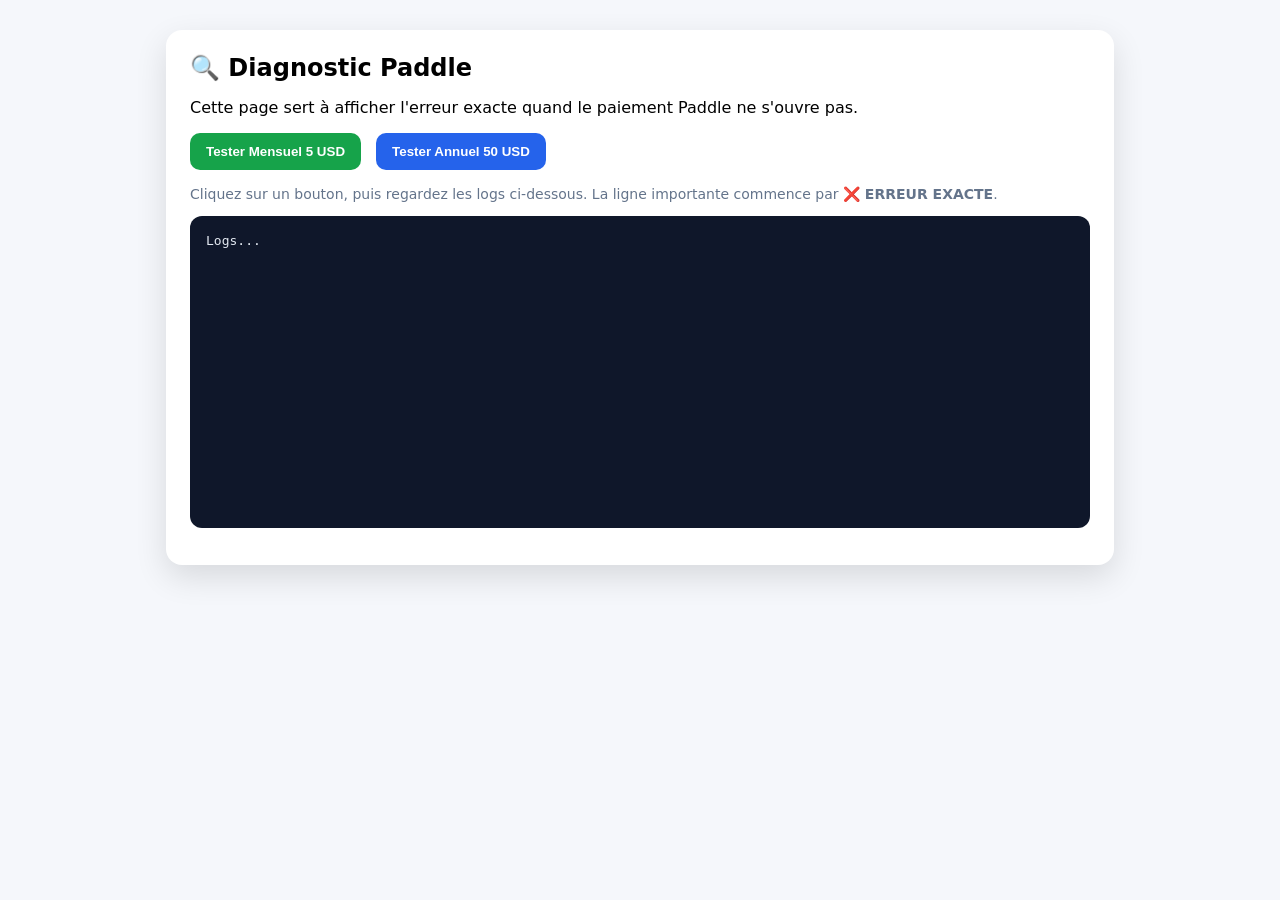
<file: static/paddle-debug.html>
<!doctype html>
<html lang="fr">
<head>
  <meta charset="utf-8">
  <meta name="viewport" content="width=device-width, initial-scale=1">
  <title>Diagnostic Paddle - SiraPro</title>
  <script src="https://cdn.paddle.com/paddle/v2/paddle.js"></script>
  <style>
    body {
      font-family: system-ui, Arial, sans-serif;
      background: #f5f7fb;
      margin: 0;
      padding: 30px 20px;
      display: flex;
      justify-content: center;
    }
    .card {
      background: white;
      width: 100%;
      max-width: 900px;
      border-radius: 16px;
      padding: 24px;
      box-shadow: 0 12px 32px rgba(0,0,0,0.12);
    }
    h1 {
      margin-top: 0;
      font-size: 24px;
    }
    button {
      border: 0;
      border-radius: 10px;
      padding: 11px 16px;
      font-weight: 700;
      cursor: pointer;
      color: white;
      background: #2563eb;
      margin-right: 10px;
    }
    button.green {
      background: #16a34a;
    }
    pre {
      background: #0f172a;
      color: #e2e8f0;
      padding: 16px;
      border-radius: 12px;
      min-height: 280px;
      white-space: pre-wrap;
      word-break: break-word;
      font-size: 13px;
      line-height: 1.45;
    }
    .hint {
      color: #64748b;
      font-size: 14px;
      margin-top: 16px;
    }
  </style>
</head>
<body>
  <div class="card">
    <h1>🔍 Diagnostic Paddle</h1>

    <p>
      Cette page sert à afficher l'erreur exacte quand le paiement Paddle ne s'ouvre pas.
    </p>

    <button class="green" onclick="runTest('monthly')">Tester Mensuel 5 USD</button>
    <button onclick="runTest('annual')">Tester Annuel 50 USD</button>

    <p class="hint">
      Cliquez sur un bouton, puis regardez les logs ci-dessous.
      La ligne importante commence par <strong>❌ ERREUR EXACTE</strong>.
    </p>

    <pre id="log">Logs...</pre>
  </div>

  <script>
    function log(message) {
      const el = document.getElementById("log");
      const time = new Date().toLocaleTimeString();
      el.textContent += time + " | " + message + "\n";
      console.log(message);
    }

    window.addEventListener("error", function(event) {
      log("ERREUR GLOBAL : " + event.message);
    });

    window.addEventListener("unhandledrejection", function(event) {
      const reason = event.reason;
      const message = reason && reason.message ? reason.message : String(reason);
      log("ERREUR PROMISE : " + message);
    });

    async function runTest(plan) {
      document.getElementById("log").textContent = "";

      try {
        log("Début du test : " + plan);
        log("Page : " + location.href);
        log("window.Paddle type : " + typeof window.Paddle);

        if (!window.Paddle) {
          throw new Error("Paddle JS non chargé. CDN bloqué, proxy, antivirus ou bloqueur de pub.");
        }

        if (typeof window.Paddle.Setup !== "function") {
          throw new Error("Paddle.Setup absent. La bibliothèque Paddle JS n'est pas la bonne version.");
        }

        log("Appel de /api/checkout...");

        const response = await fetch("/api/checkout", {
          method: "POST",
          headers: {
            "Content-Type": "application/json"
          },
          body: JSON.stringify({
            provider: "paddle",
            plan: plan
          })
        });

        log("Réponse HTTP : " + response.status);

        const text = await response.text();
        log("Corps de réponse : " + text.slice(0, 1200));

        let config;

        try {
          config = JSON.parse(text);
        } catch (parseError) {
          throw new Error("Le serveur n'a pas renvoyé du JSON.");
        }

        if (!response.ok || config.error) {
          throw new Error(config.error || "Erreur HTTP " + response.status);
        }

        log("provider : " + config.provider);
        log("environment : " + config.environment);
        log("seller : " + config.seller + " (type: " + typeof config.seller + ")");
        log("client_token : " + String(config.client_token).slice(0, 12) + "...");
        log("price_id : " + config.price_id);

        log("Exécution de Paddle.Setup...");

        Paddle.Setup({ token: config.client_token });

        log("Paddle.Setup OK");
        log("Ouverture de Paddle.Checkout...");

        Paddle.Checkout.open({
          items: [
            {
              priceId: config.price_id,
              quantity: 1
            }
          ],
          settings: {
            displayMode: "overlay",
            theme: "light",
            locale: "fr"
          }
        });

        log("Paddle.Checkout.open appelé.");
        log("Si aucune fenêtre ne s'ouvre, regardez les erreurs réseau ou les bloqueurs de popups.");
      } catch (error) {
        const message = error && error.message ? error.message : String(error);
        log("❌ ERREUR EXACTE : " + message);
        console.error(error);
      }
    }
  </script>
</body>
</html>
</file>
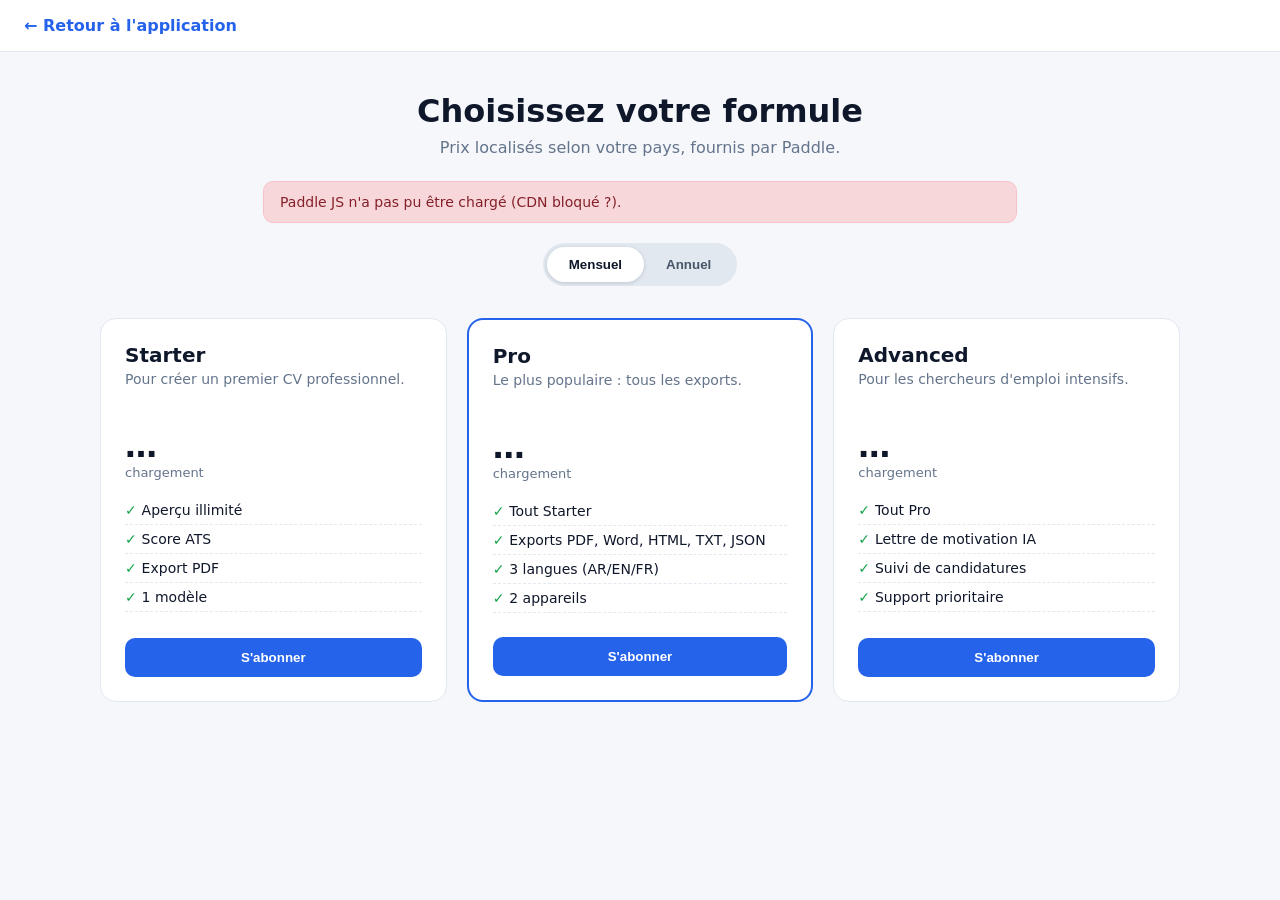
<file: static/pricing.html>
<!doctype html>
<html lang="fr">
<head>
<meta charset="utf-8">
<meta name="viewport" content="width=device-width, initial-scale=1">
<title>SiraPro — Tarifs</title>
<script src="https://cdn.paddle.com/paddle/v2/paddle.js"></script>
<style>
  body{margin:0;font-family:system-ui,Arial,sans-serif;background:#f5f7fb;color:#0f172a}
  header{padding:16px 24px;background:#fff;border-bottom:1px solid #e2e8f0}
  header a{color:#2563eb;text-decoration:none;font-weight:600}
  main{max-width:1080px;margin:0 auto;padding:40px 20px;text-align:center}
  h1{font-size:32px;margin:0 0 8px}
  .sub{color:#64748b;margin:0 0 24px}
  .banner{margin:0 auto 20px;max-width:720px;padding:12px 16px;border-radius:10px;text-align:left;font-size:14px}
  .banner.warn{background:#fff3cd;border:1px solid #ffc107;color:#856404}
  .banner.error{background:#f8d7da;border:1px solid #f5c2c7;color:#842029}
  .toggle{display:inline-flex;background:#e2e8f0;border-radius:999px;padding:4px;margin-bottom:32px}
  .toggle button{border:0;background:transparent;padding:10px 22px;border-radius:999px;font-weight:700;cursor:pointer;color:#475569}
  .toggle button.on{background:#fff;color:#0f172a;box-shadow:0 1px 4px rgba(0,0,0,.15)}
  .tiers{display:grid;grid-template-columns:repeat(auto-fit,minmax(260px,1fr));gap:20px;text-align:left}
  .tier{background:#fff;border:1px solid #e2e8f0;border-radius:16px;padding:24px;display:flex;flex-direction:column}
  .tier.featured{border:2px solid #2563eb}
  .tier h2{margin:0 0 4px;font-size:20px}
  .desc{color:#64748b;font-size:14px;margin:0 0 16px;min-height:40px}
  .price{font-size:32px;font-weight:800}
  .per{color:#64748b;font-size:13px;margin-bottom:16px}
  ul{list-style:none;padding:0;margin:0 0 24px;flex:1}
  li{padding:6px 0;font-size:14px;border-bottom:1px dashed #e2e8f0}
  li:before{content:"✓ ";color:#16a34a;font-weight:700}
  .subscribe{border:0;border-radius:10px;padding:12px;font-weight:700;cursor:pointer;background:#2563eb;color:#fff}
  .subscribe:disabled{background:#94a3b8;cursor:not-allowed}
</style>
</head>
<body>
<header><a href="/">← Retour à l'application</a></header>
<main>
  <h1>Choisissez votre formule</h1>
  <p class="sub">Prix localisés selon votre pays, fournis par Paddle.</p>
  <div id="config-banner" class="banner warn" hidden></div>
  <div class="toggle" role="group" aria-label="Périodicité">
    <button id="bill-month" class="on">Mensuel</button>
    <button id="bill-year">Annuel</button>
  </div>
  <div id="tiers" class="tiers"></div>
</main>
<script src="pricing-config.js"></script>
<script src="pricing.js"></script>
</body>
</html>
</file>
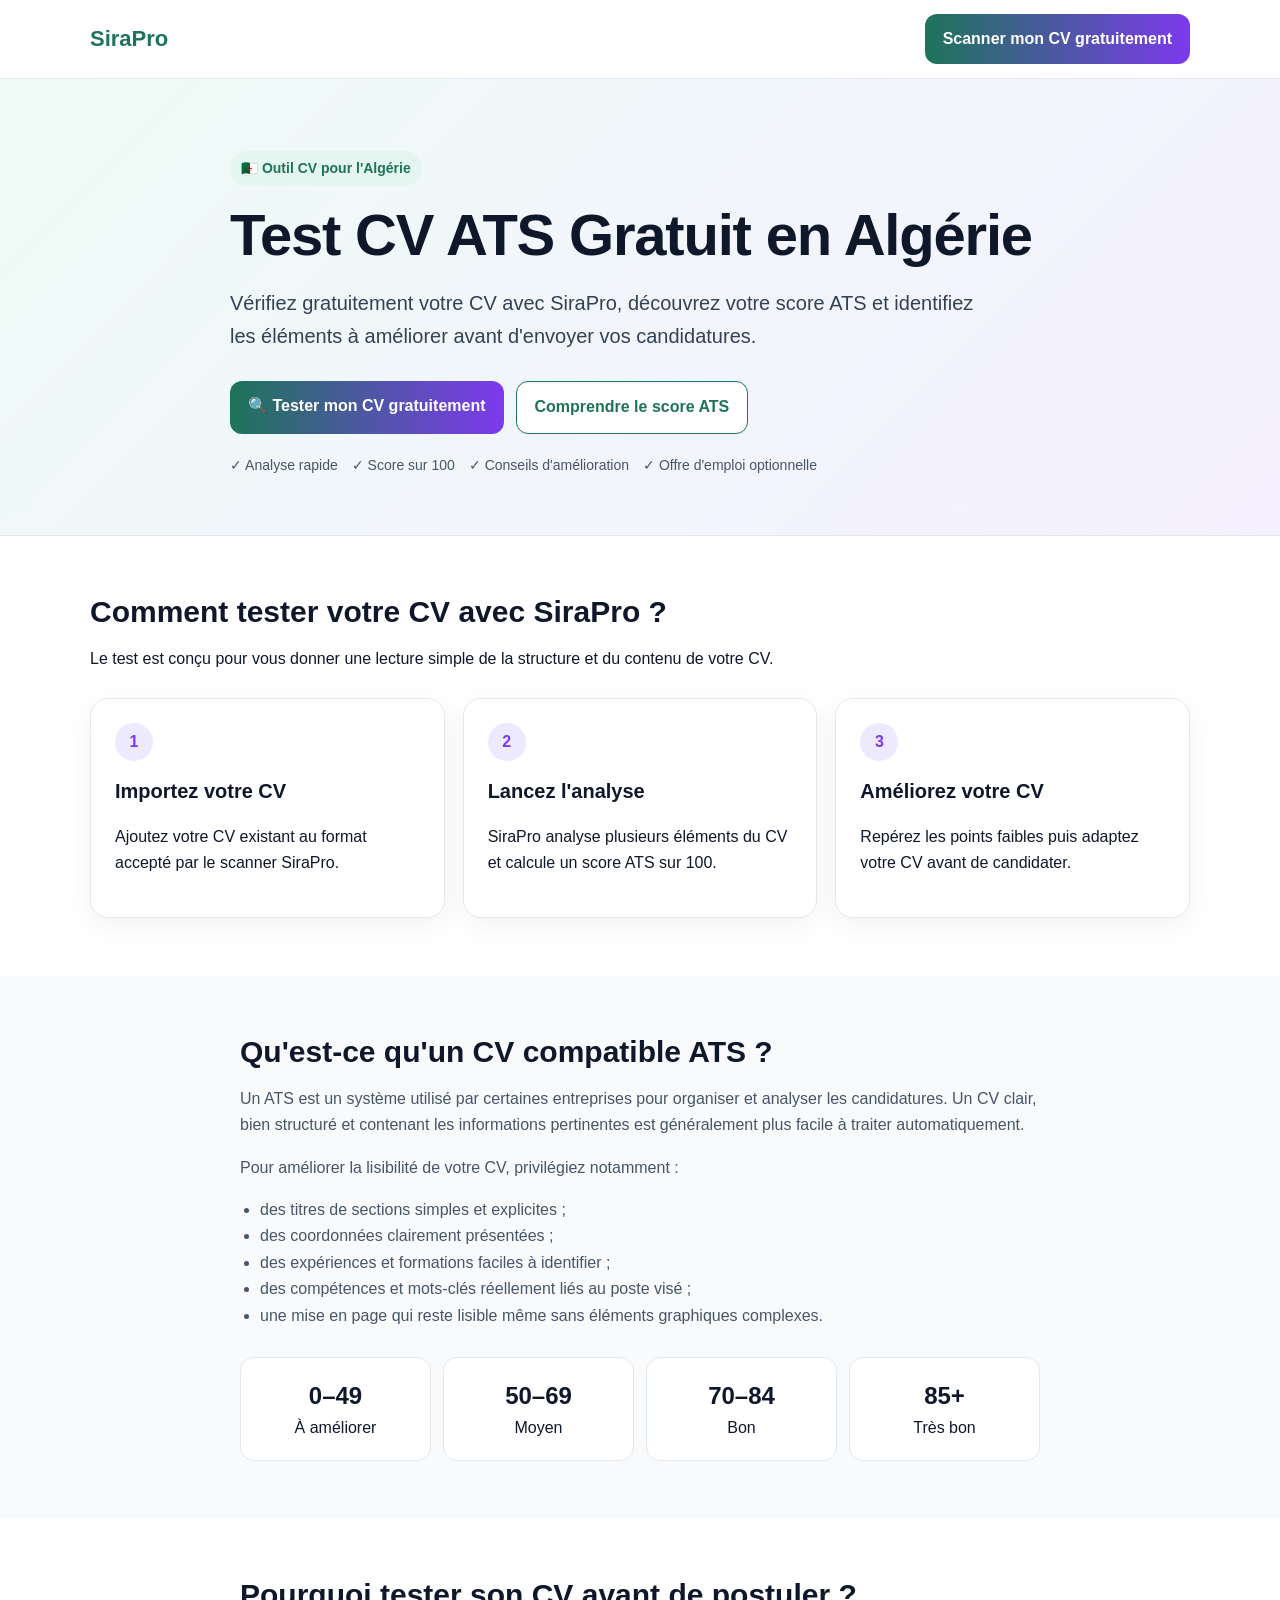
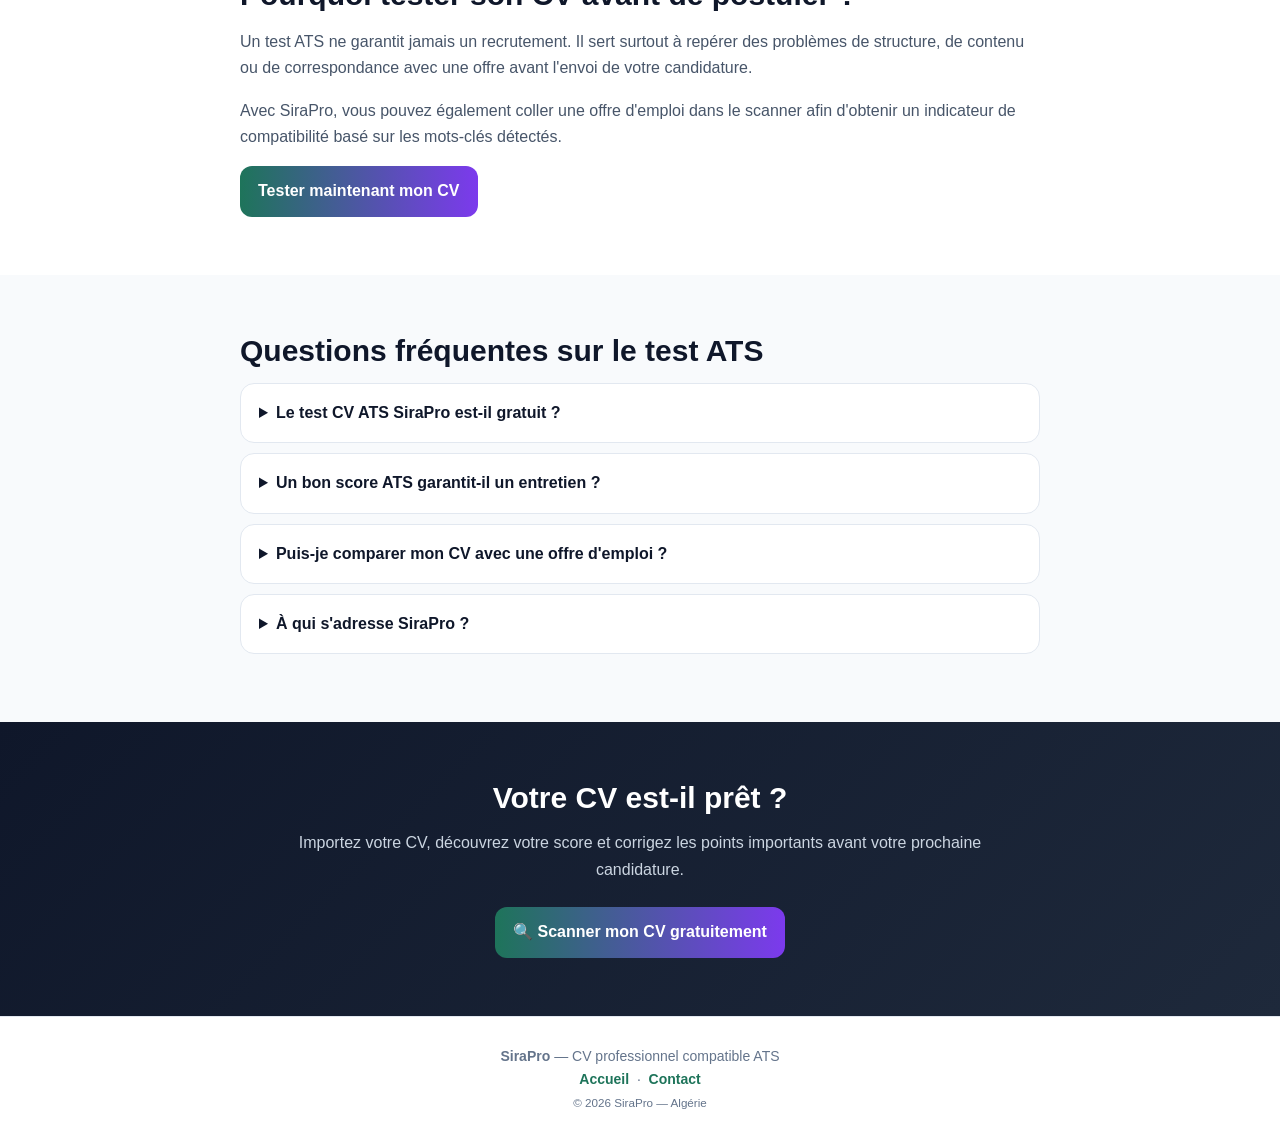
<file: static/test-cv-ats-gratuit.html>
<!doctype html>
<html lang="fr" dir="ltr">
<head>
  <meta charset="utf-8">
  <meta name="viewport" content="width=device-width,initial-scale=1">

  <title>Test CV ATS Gratuit en Algérie | Score ATS CV - SiraPro</title>
  <meta name="description" content="Testez gratuitement votre CV avec SiraPro et découvrez votre score ATS. Identifiez les points à améliorer avant d'envoyer vos candidatures en Algérie.">
  <meta name="robots" content="index,follow,max-image-preview:large">
  <link rel="canonical" href="https://sirapro.onrender.com/test-cv-ats-gratuit.html">

  <meta property="og:type" content="website">
  <meta property="og:locale" content="fr_DZ">
  <meta property="og:site_name" content="SiraPro">
  <meta property="og:title" content="Test CV ATS Gratuit en Algérie | SiraPro">
  <meta property="og:description" content="Analysez gratuitement votre CV et découvrez votre score ATS avant de postuler.">
  <meta property="og:url" content="https://sirapro.onrender.com/test-cv-ats-gratuit.html">

  <meta name="twitter:card" content="summary">
  <meta name="twitter:title" content="Test CV ATS Gratuit en Algérie | SiraPro">
  <meta name="twitter:description" content="Découvrez gratuitement le score ATS de votre CV avec SiraPro.">

  <script type="application/ld+json">
  {
    "@context": "https://schema.org",
    "@type": "WebPage",
    "name": "Test CV ATS Gratuit en Algérie",
    "url": "https://sirapro.onrender.com/test-cv-ats-gratuit.html",
    "description": "Page SiraPro permettant de découvrir le fonctionnement d'un test ATS et d'accéder au scanner de CV.",
    "inLanguage": "fr-DZ",
    "isPartOf": {
      "@type": "WebSite",
      "name": "SiraPro",
      "url": "https://sirapro.onrender.com/"
    },
    "about": {
      "@type": "Thing",
      "name": "Compatibilité ATS des CV"
    }
  }
  </script>

  <style>
    :root{
      --green:#1e745a;
      --purple:#7c3aed;
      --ink:#0f172a;
      --muted:#64748b;
      --line:#e2e8f0;
      --soft:#f8fafc;
      --white:#ffffff;
    }
    *{box-sizing:border-box}
    body{
      margin:0;
      font-family:Arial,Helvetica,sans-serif;
      color:var(--ink);
      background:var(--white);
      line-height:1.65;
    }
    a{text-decoration:none}
    .topbar{
      position:sticky;top:0;z-index:20;
      display:flex;align-items:center;justify-content:space-between;
      gap:18px;padding:14px max(18px,calc((100% - 1100px)/2));
      background:rgba(255,255,255,.96);
      border-bottom:1px solid var(--line);
      backdrop-filter:blur(8px);
    }
    .brand{font-weight:900;font-size:22px;color:var(--green)}
    .top-cta,.cta{
      display:inline-block;
      background:linear-gradient(90deg,var(--green),var(--purple));
      color:#fff;
      font-weight:800;
      border-radius:12px;
      padding:12px 18px;
    }
    .hero{
      padding:72px 20px 58px;
      background:linear-gradient(135deg,#eefbf6 0%,#f5f0ff 100%);
      border-bottom:1px solid var(--line);
    }
    .wrap{max-width:1100px;margin:0 auto}
    .hero-inner{max-width:820px}
    .badge{
      display:inline-block;
      padding:6px 11px;
      border-radius:999px;
      background:#e5f5ef;
      color:var(--green);
      font-weight:800;
      font-size:14px;
    }
    h1{
      font-size:clamp(34px,6vw,58px);
      line-height:1.08;
      margin:18px 0;
      letter-spacing:-1.2px;
    }
    h2{font-size:30px;line-height:1.2;margin:0 0 14px}
    h3{font-size:20px;margin:0 0 8px}
    .lead{font-size:20px;color:#334155;max-width:760px}
    .hero-actions{display:flex;gap:12px;flex-wrap:wrap;margin-top:28px}
    .secondary{
      display:inline-block;
      padding:12px 18px;
      border:1px solid var(--green);
      border-radius:12px;
      color:var(--green);
      font-weight:800;
      background:#fff;
    }
    .trust{
      display:flex;gap:14px;flex-wrap:wrap;
      margin-top:20px;color:#475569;font-size:14px
    }
    section{padding:58px 20px}
    .grid3{
      display:grid;
      grid-template-columns:repeat(3,1fr);
      gap:18px;
      margin-top:26px;
    }
    .card{
      border:1px solid var(--line);
      border-radius:18px;
      padding:24px;
      background:#fff;
      box-shadow:0 8px 30px rgba(15,23,42,.05);
    }
    .num{
      width:38px;height:38px;border-radius:50%;
      display:grid;place-items:center;
      background:#ede9fe;color:var(--purple);
      font-weight:900;margin-bottom:14px;
    }
    .alt{background:var(--soft)}
    .content{max-width:800px}
    .content p,.content li{color:#475569}
    .checklist{padding-left:20px}
    .score-box{
      margin-top:28px;
      display:grid;grid-template-columns:repeat(4,1fr);
      gap:12px;
    }
    .score-box div{
      padding:18px;border:1px solid var(--line);
      border-radius:14px;background:#fff;text-align:center
    }
    .score-box strong{display:block;font-size:24px}
    .faq details{
      border:1px solid var(--line);
      border-radius:14px;padding:16px 18px;
      background:#fff;margin:10px 0
    }
    .faq summary{font-weight:800;cursor:pointer}
    .final{
      text-align:center;
      background:linear-gradient(135deg,#0f172a,#1e293b);
      color:#fff;
    }
    .final p{color:#cbd5e1;max-width:700px;margin:0 auto 24px}
    footer{
      padding:28px 20px;
      text-align:center;
      color:#64748b;
      font-size:14px;
      border-top:1px solid var(--line);
    }
    footer a{color:var(--green);font-weight:700}
    @media(max-width:780px){
      .grid3,.score-box{grid-template-columns:1fr}
      .topbar{padding-left:14px;padding-right:14px}
      .top-cta{font-size:14px;padding:10px 12px}
      section{padding:44px 18px}
      .hero{padding:54px 18px 46px}
    }
  </style>
</head>
<body>

  <header class="topbar">
    <a class="brand" href="https://sirapro.onrender.com/">SiraPro</a>
    <a class="top-cta" href="https://sirapro.onrender.com/">Scanner mon CV gratuitement</a>
  </header>

  <main>
    <section class="hero">
      <div class="wrap hero-inner">
        <span class="badge">🇩🇿 Outil CV pour l'Algérie</span>
        <h1>Test CV ATS Gratuit en Algérie</h1>
        <p class="lead">
          Vérifiez gratuitement votre CV avec SiraPro, découvrez votre score ATS
          et identifiez les éléments à améliorer avant d'envoyer vos candidatures.
        </p>
        <div class="hero-actions">
          <a class="cta" href="https://sirapro.onrender.com/">🔍 Tester mon CV gratuitement</a>
          <a class="secondary" href="#comprendre">Comprendre le score ATS</a>
        </div>
        <div class="trust">
          <span>✓ Analyse rapide</span>
          <span>✓ Score sur 100</span>
          <span>✓ Conseils d'amélioration</span>
          <span>✓ Offre d'emploi optionnelle</span>
        </div>
      </div>
    </section>

    <section>
      <div class="wrap">
        <h2>Comment tester votre CV avec SiraPro ?</h2>
        <p>Le test est conçu pour vous donner une lecture simple de la structure et du contenu de votre CV.</p>

        <div class="grid3">
          <article class="card">
            <div class="num">1</div>
            <h3>Importez votre CV</h3>
            <p>Ajoutez votre CV existant au format accepté par le scanner SiraPro.</p>
          </article>

          <article class="card">
            <div class="num">2</div>
            <h3>Lancez l'analyse</h3>
            <p>SiraPro analyse plusieurs éléments du CV et calcule un score ATS sur 100.</p>
          </article>

          <article class="card">
            <div class="num">3</div>
            <h3>Améliorez votre CV</h3>
            <p>Repérez les points faibles puis adaptez votre CV avant de candidater.</p>
          </article>
        </div>
      </div>
    </section>

    <section class="alt" id="comprendre">
      <div class="wrap content">
        <h2>Qu'est-ce qu'un CV compatible ATS ?</h2>
        <p>
          Un ATS est un système utilisé par certaines entreprises pour organiser et analyser les candidatures.
          Un CV clair, bien structuré et contenant les informations pertinentes est généralement plus facile à traiter automatiquement.
        </p>
        <p>Pour améliorer la lisibilité de votre CV, privilégiez notamment :</p>
        <ul class="checklist">
          <li>des titres de sections simples et explicites ;</li>
          <li>des coordonnées clairement présentées ;</li>
          <li>des expériences et formations faciles à identifier ;</li>
          <li>des compétences et mots-clés réellement liés au poste visé ;</li>
          <li>une mise en page qui reste lisible même sans éléments graphiques complexes.</li>
        </ul>

        <div class="score-box">
          <div><strong>0–49</strong><span>À améliorer</span></div>
          <div><strong>50–69</strong><span>Moyen</span></div>
          <div><strong>70–84</strong><span>Bon</span></div>
          <div><strong>85+</strong><span>Très bon</span></div>
        </div>
      </div>
    </section>

    <section>
      <div class="wrap content">
        <h2>Pourquoi tester son CV avant de postuler ?</h2>
        <p>
          Un test ATS ne garantit jamais un recrutement. Il sert surtout à repérer des problèmes de structure,
          de contenu ou de correspondance avec une offre avant l'envoi de votre candidature.
        </p>
        <p>
          Avec SiraPro, vous pouvez également coller une offre d'emploi dans le scanner afin d'obtenir
          un indicateur de compatibilité basé sur les mots-clés détectés.
        </p>
        <a class="cta" href="https://sirapro.onrender.com/">Tester maintenant mon CV</a>
      </div>
    </section>

    <section class="alt faq">
      <div class="wrap content">
        <h2>Questions fréquentes sur le test ATS</h2>

        <details>
          <summary>Le test CV ATS SiraPro est-il gratuit ?</summary>
          <p>Le scanner de CV et l'affichage du score ATS sont accessibles depuis SiraPro. Certaines fonctions d'export de l'application peuvent nécessiter une activation.</p>
        </details>

        <details>
          <summary>Un bon score ATS garantit-il un entretien ?</summary>
          <p>Non. Le score est un indicateur d'aide à l'amélioration du CV. La décision de recrutement dépend également du profil, de l'expérience, de l'offre et du recruteur.</p>
        </details>

        <details>
          <summary>Puis-je comparer mon CV avec une offre d'emploi ?</summary>
          <p>Oui. Le scanner SiraPro permet d'ajouter facultativement le texte d'une offre afin d'estimer la correspondance des mots-clés détectés.</p>
        </details>

        <details>
          <summary>À qui s'adresse SiraPro ?</summary>
          <p>SiraPro peut être utilisé par les étudiants, jeunes diplômés, demandeurs d'emploi et professionnels souhaitant préparer ou améliorer leur CV.</p>
        </details>
      </div>
    </section>

    <section class="final">
      <div class="wrap">
        <h2>Votre CV est-il prêt ?</h2>
        <p>Importez votre CV, découvrez votre score et corrigez les points importants avant votre prochaine candidature.</p>
        <a class="cta" href="https://sirapro.onrender.com/">🔍 Scanner mon CV gratuitement</a>
      </div>
    </section>
  </main>

  <footer>
    <strong>SiraPro</strong> — CV professionnel compatible ATS<br>
    <a href="https://sirapro.onrender.com/">Accueil</a>
    &nbsp;·&nbsp;
    <a href="mailto:m_maaskri@esi.dz">Contact</a>
    <br><small>© 2026 SiraPro — Algérie</small>
  </footer>

</body>
</html>
</file>
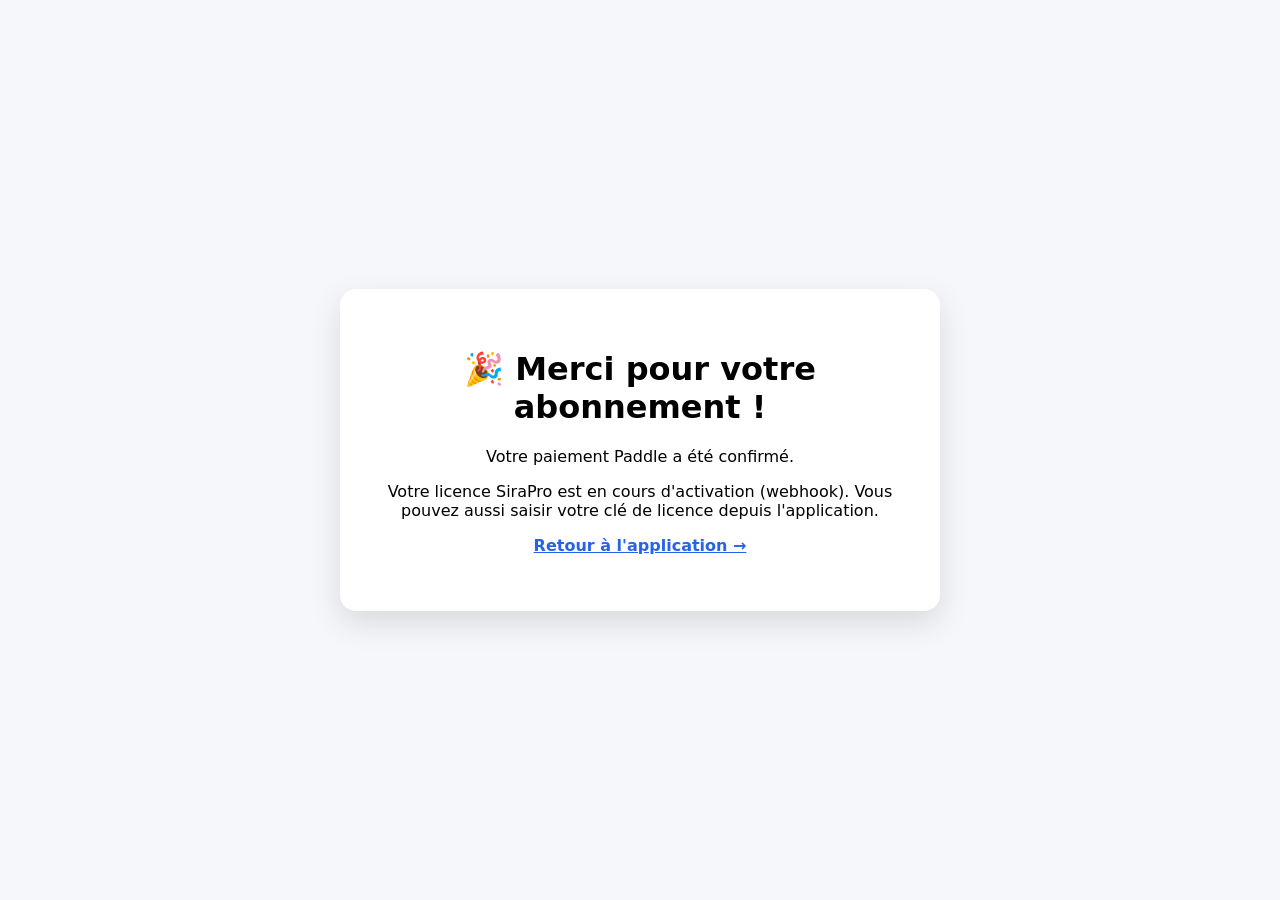
<file: static/welcome.html>
<!doctype html>
<html lang="fr">
<head>
<meta charset="utf-8">
<meta name="viewport" content="width=device-width, initial-scale=1">
<title>Bienvenue — SiraPro</title>
<style>
  body{margin:0;font-family:system-ui,Arial,sans-serif;background:#f5f7fb;display:flex;min-height:100vh;align-items:center;justify-content:center}
  .card{background:#fff;border-radius:16px;padding:40px;max-width:520px;text-align:center;box-shadow:0 12px 32px rgba(0,0,0,.12)}
  a{color:#2563eb;font-weight:700}
</style>
</head>
<body>
<div class="card">
  <h1>🎉 Merci pour votre abonnement !</h1>
  <p>Votre paiement Paddle a été confirmé.</p>
  <p>Votre licence SiraPro est en cours d'activation (webhook). Vous pouvez aussi saisir votre clé de licence depuis l'application.</p>
  <p><a href="/">Retour à l'application →</a></p>
</div>
</body>
</html>
</file>
